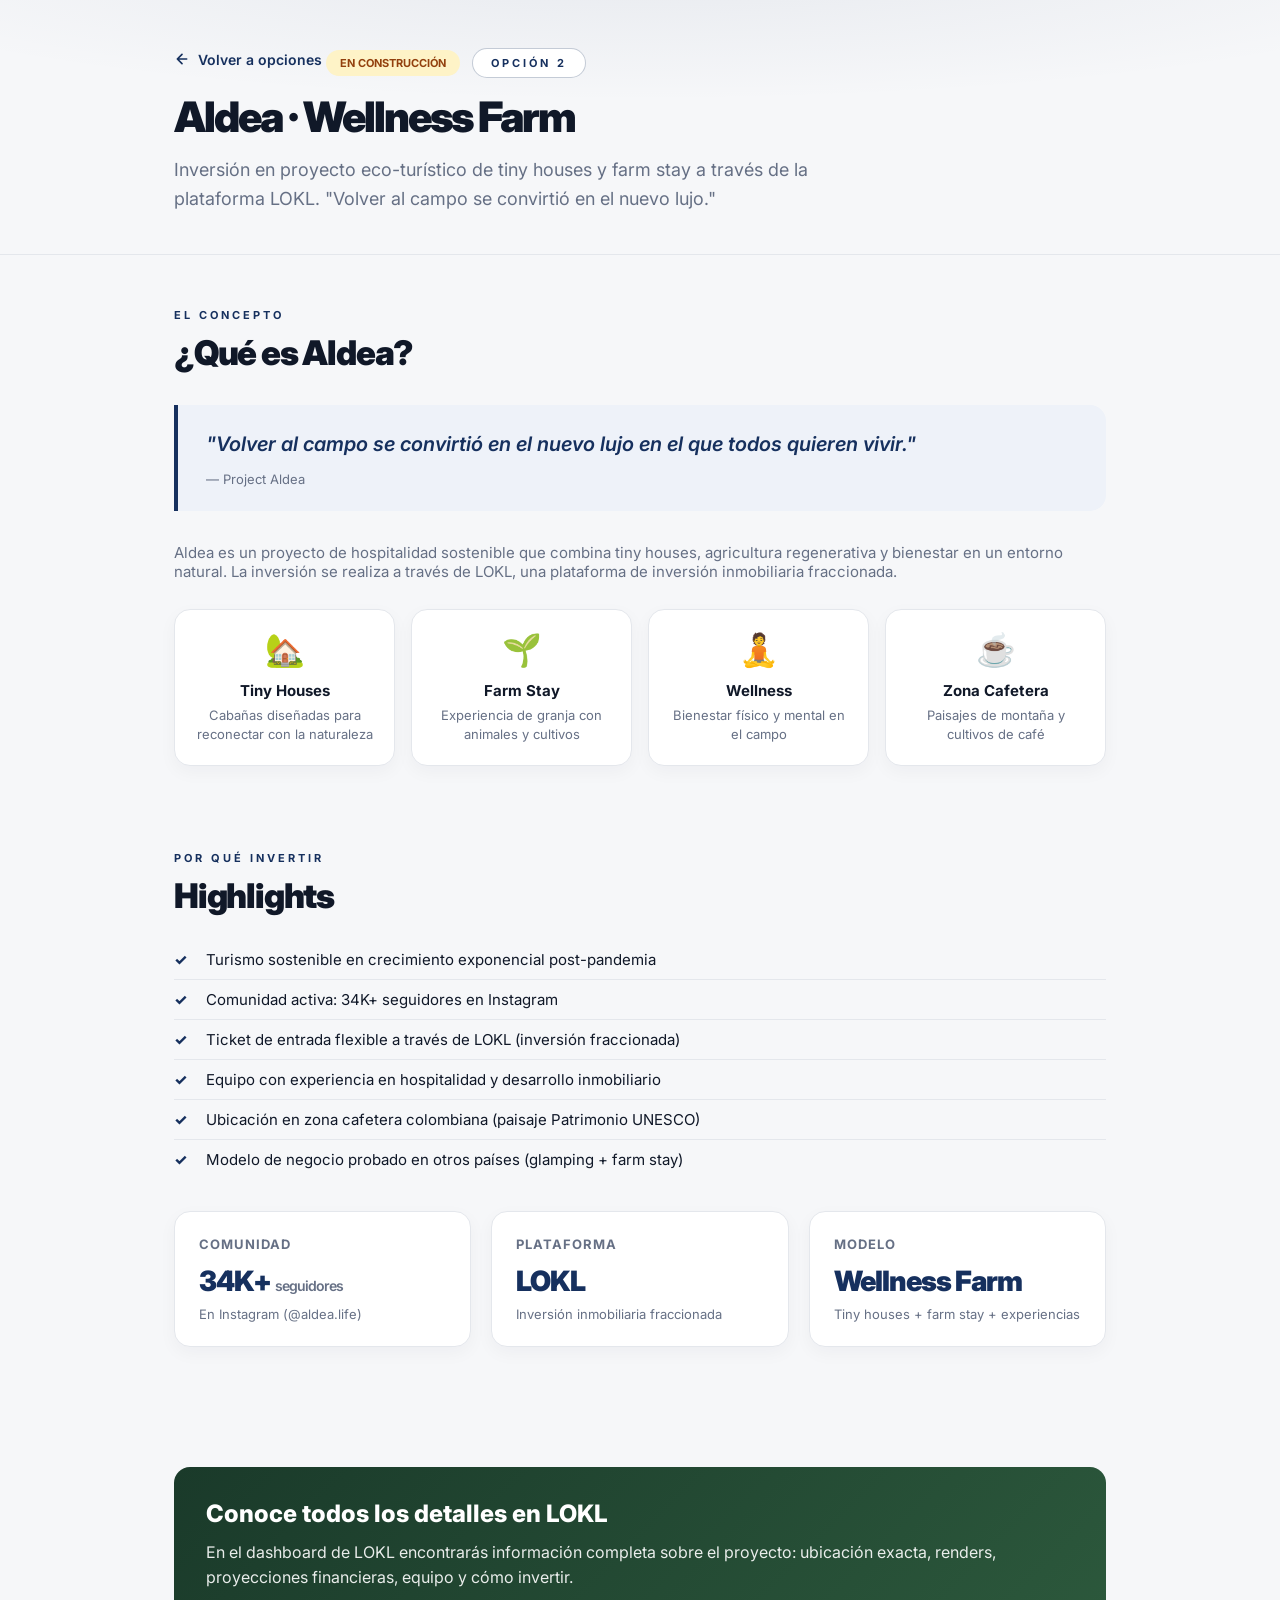
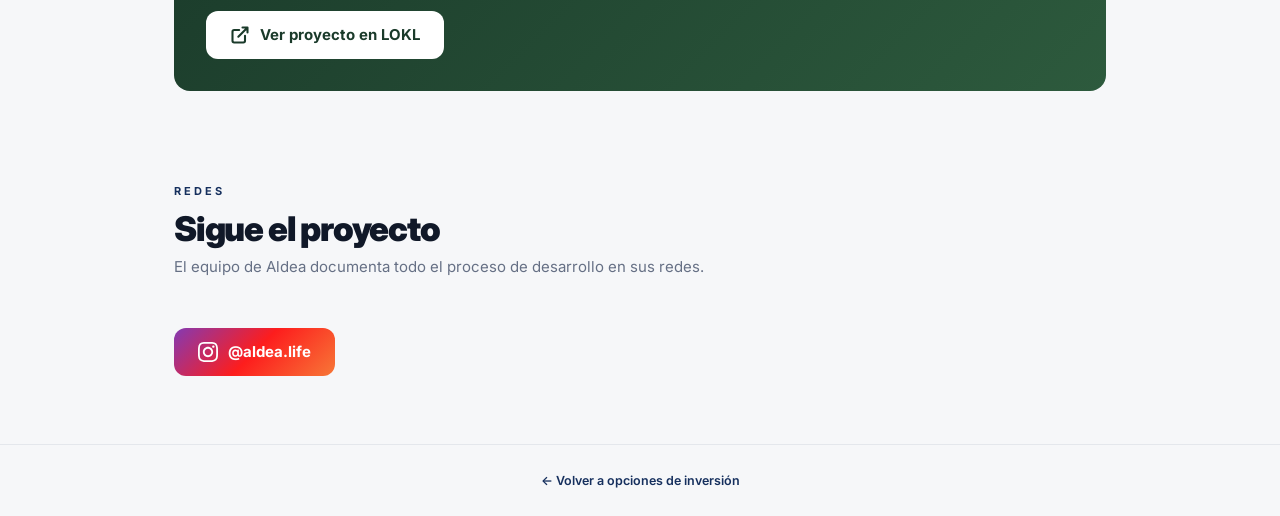
<file: aldea.html>
<!DOCTYPE html>
<html lang="es">
<head>
  <meta charset="UTF-8">
  <meta name="viewport" content="width=device-width, initial-scale=1.0">
  <meta name="robots" content="noindex, nofollow">
  <title>Aldea (LOKL) · Grupo de Inversión Bucaramanga</title>
  <link rel="preconnect" href="https://fonts.googleapis.com">
  <link rel="preconnect" href="https://fonts.gstatic.com" crossorigin>
  <link href="https://fonts.googleapis.com/css2?family=Inter:wght@400;500;600;700;800;900&display=swap" rel="stylesheet">
  <link rel="stylesheet" href="styles.css">
  <link rel="icon" href="data:image/svg+xml,<svg xmlns='http://www.w3.org/2000/svg' viewBox='0 0 100 100'><text y='.9em' font-size='90'>🏡</text></svg>">
  <style>
    .back-link {
      display: inline-flex;
      align-items: center;
      gap: 8px;
      color: var(--navy);
      font-weight: 600;
      font-size: 14px;
      text-decoration: none;
      margin-bottom: 24px;
    }
    .back-link:hover { text-decoration: underline; }
    .detail-hero {
      padding: 48px 0 40px;
      background: radial-gradient(ellipse 70% 60% at 50% -20%, rgba(22, 48, 94, 0.07), transparent), var(--bg);
      border-bottom: 1px solid var(--border);
    }
    .detail-tag {
      display: inline-block;
      font-size: 11px;
      font-weight: 700;
      letter-spacing: 3px;
      color: var(--navy);
      border: 1px solid rgba(22, 48, 94, 0.25);
      background: var(--bg-card);
      border-radius: 50px;
      padding: 7px 18px;
      margin-bottom: 16px;
    }
    .detail-title {
      font-size: 42px;
      font-weight: 900;
      letter-spacing: -2px;
      line-height: 1.1;
      margin-bottom: 16px;
    }
    .detail-subtitle {
      font-size: 18px;
      color: var(--text-dim);
      max-width: 700px;
      line-height: 1.6;
    }
    .info-grid {
      display: grid;
      grid-template-columns: repeat(auto-fit, minmax(280px, 1fr));
      gap: 20px;
      margin: 32px 0;
    }
    .info-card {
      background: var(--bg-card);
      border: 1px solid var(--border);
      border-radius: var(--radius);
      padding: 24px;
      box-shadow: 0 6px 18px rgba(16, 24, 40, 0.04);
    }
    .info-card-title {
      font-size: 13px;
      font-weight: 700;
      letter-spacing: 1px;
      text-transform: uppercase;
      color: var(--text-dim);
      margin-bottom: 12px;
    }
    .info-card-value {
      font-size: 28px;
      font-weight: 900;
      color: var(--navy);
      letter-spacing: -1px;
    }
    .info-card-value small {
      font-size: 14px;
      font-weight: 600;
      color: var(--text-dim);
    }
    .info-card-note {
      font-size: 13px;
      color: var(--text-dim);
      margin-top: 8px;
    }
    .highlight-list {
      list-style: none;
      margin: 24px 0;
    }
    .highlight-list li {
      font-size: 15px;
      padding: 10px 0 10px 32px;
      position: relative;
      border-bottom: 1px solid var(--border);
    }
    .highlight-list li:last-child { border-bottom: none; }
    .highlight-list li::before {
      content: '✓';
      position: absolute;
      left: 0;
      color: var(--navy);
      font-weight: 800;
    }
    .cta-card {
      background: linear-gradient(135deg, #1a3a2a 0%, #2d5a3d 100%);
      border-radius: var(--radius);
      padding: 32px;
      color: #fff;
      margin: 32px 0;
    }
    .cta-card h3 {
      font-size: 24px;
      font-weight: 800;
      margin-bottom: 12px;
    }
    .cta-card p {
      opacity: 0.9;
      margin-bottom: 20px;
      line-height: 1.6;
    }
    .cta-btn {
      display: inline-flex;
      align-items: center;
      gap: 10px;
      background: #fff;
      color: #1a3a2a;
      font-weight: 700;
      font-size: 15px;
      padding: 14px 24px;
      border-radius: 12px;
      text-decoration: none;
      transition: transform 0.2s, box-shadow 0.2s;
    }
    .cta-btn:hover {
      transform: translateY(-2px);
      box-shadow: 0 8px 20px rgba(0, 0, 0, 0.2);
    }
    .social-link {
      display: inline-flex;
      align-items: center;
      gap: 10px;
      background: linear-gradient(135deg, #833AB4, #FD1D1D, #F77737);
      color: #fff;
      font-weight: 700;
      font-size: 15px;
      padding: 14px 24px;
      border-radius: 12px;
      text-decoration: none;
      margin-top: 24px;
      transition: transform 0.2s, box-shadow 0.2s;
    }
    .social-link:hover {
      transform: translateY(-2px);
      box-shadow: 0 8px 20px rgba(131, 58, 180, 0.3);
    }
    .status-badge {
      display: inline-block;
      font-size: 11px;
      font-weight: 700;
      padding: 6px 14px;
      border-radius: 50px;
      margin-bottom: 16px;
      margin-right: 8px;
    }
    .status-badge.operating {
      background: #DCFCE7;
      color: #166534;
    }
    .status-badge.construction {
      background: #FEF3C7;
      color: #92400E;
    }
    .concept-grid {
      display: grid;
      grid-template-columns: repeat(auto-fit, minmax(200px, 1fr));
      gap: 16px;
      margin: 24px 0;
    }
    .concept-card {
      background: var(--bg-card);
      border: 1px solid var(--border);
      border-radius: var(--radius);
      padding: 20px;
      text-align: center;
      box-shadow: 0 6px 18px rgba(16, 24, 40, 0.04);
    }
    .concept-icon {
      font-size: 32px;
      margin-bottom: 12px;
    }
    .concept-title {
      font-weight: 700;
      font-size: 15px;
      margin-bottom: 6px;
    }
    .concept-desc {
      font-size: 13px;
      color: var(--text-dim);
      line-height: 1.5;
    }
    .quote-card {
      background: var(--navy-tint);
      border-left: 4px solid var(--navy);
      border-radius: 0 var(--radius) var(--radius) 0;
      padding: 24px 28px;
      margin: 32px 0;
    }
    .quote-text {
      font-size: 20px;
      font-weight: 600;
      font-style: italic;
      color: var(--navy);
      line-height: 1.5;
    }
    .quote-source {
      font-size: 13px;
      color: var(--text-dim);
      margin-top: 12px;
    }
    @media (max-width: 768px) {
      .detail-title { font-size: 28px; }
      .info-card-value { font-size: 22px; }
      .quote-text { font-size: 17px; }
    }
  </style>
</head>
<body>

  <header class="detail-hero">
    <div class="container">
      <a href="index.html" class="back-link">
        <svg width="16" height="16" viewBox="0 0 24 24" fill="none" stroke="currentColor" stroke-width="2.5" stroke-linecap="round" stroke-linejoin="round"><path d="M19 12H5M12 19l-7-7 7-7"/></svg>
        Volver a opciones
      </a>
      <span class="status-badge construction">EN CONSTRUCCIÓN</span>
      <div class="detail-tag">OPCIÓN 2</div>
      <h1 class="detail-title">Aldea · Wellness Farm</h1>
      <p class="detail-subtitle">Inversión en proyecto eco-turístico de tiny houses y farm stay a través de la plataforma LOKL. "Volver al campo se convirtió en el nuevo lujo."</p>
    </div>
  </header>

  <main class="container">

    <section class="section">
      <div class="section-tag">EL CONCEPTO</div>
      <h2>¿Qué es Aldea?</h2>

      <div class="quote-card">
        <div class="quote-text">"Volver al campo se convirtió en el nuevo lujo en el que todos quieren vivir."</div>
        <div class="quote-source">— Project Aldea</div>
      </div>

      <p class="section-sub">Aldea es un proyecto de hospitalidad sostenible que combina tiny houses, agricultura regenerativa y bienestar en un entorno natural. La inversión se realiza a través de LOKL, una plataforma de inversión inmobiliaria fraccionada.</p>

      <div class="concept-grid">
        <div class="concept-card">
          <div class="concept-icon">🏡</div>
          <div class="concept-title">Tiny Houses</div>
          <div class="concept-desc">Cabañas diseñadas para reconectar con la naturaleza</div>
        </div>
        <div class="concept-card">
          <div class="concept-icon">🌱</div>
          <div class="concept-title">Farm Stay</div>
          <div class="concept-desc">Experiencia de granja con animales y cultivos</div>
        </div>
        <div class="concept-card">
          <div class="concept-icon">🧘</div>
          <div class="concept-title">Wellness</div>
          <div class="concept-desc">Bienestar físico y mental en el campo</div>
        </div>
        <div class="concept-card">
          <div class="concept-icon">☕</div>
          <div class="concept-title">Zona Cafetera</div>
          <div class="concept-desc">Paisajes de montaña y cultivos de café</div>
        </div>
      </div>
    </section>

    <section class="section">
      <div class="section-tag">POR QUÉ INVERTIR</div>
      <h2>Highlights</h2>

      <ul class="highlight-list">
        <li>Turismo sostenible en crecimiento exponencial post-pandemia</li>
        <li>Comunidad activa: 34K+ seguidores en Instagram</li>
        <li>Ticket de entrada flexible a través de LOKL (inversión fraccionada)</li>
        <li>Equipo con experiencia en hospitalidad y desarrollo inmobiliario</li>
        <li>Ubicación en zona cafetera colombiana (paisaje Patrimonio UNESCO)</li>
        <li>Modelo de negocio probado en otros países (glamping + farm stay)</li>
      </ul>

      <div class="info-grid">
        <div class="info-card">
          <div class="info-card-title">Comunidad</div>
          <div class="info-card-value">34K+ <small>seguidores</small></div>
          <div class="info-card-note">En Instagram (@aldea.life)</div>
        </div>
        <div class="info-card">
          <div class="info-card-title">Plataforma</div>
          <div class="info-card-value">LOKL</div>
          <div class="info-card-note">Inversión inmobiliaria fraccionada</div>
        </div>
        <div class="info-card">
          <div class="info-card-title">Modelo</div>
          <div class="info-card-value">Wellness Farm</div>
          <div class="info-card-note">Tiny houses + farm stay + experiencias</div>
        </div>
      </div>
    </section>

    <section class="section">
      <div class="cta-card">
        <h3>Conoce todos los detalles en LOKL</h3>
        <p>En el dashboard de LOKL encontrarás información completa sobre el proyecto: ubicación exacta, renders, proyecciones financieras, equipo y cómo invertir.</p>
        <a href="https://dashboard.lokl.life/project-signup/aldea" target="_blank" rel="noopener" class="cta-btn">
          <svg width="20" height="20" viewBox="0 0 24 24" fill="none" stroke="currentColor" stroke-width="2.5" stroke-linecap="round" stroke-linejoin="round"><path d="M18 13v6a2 2 0 0 1-2 2H5a2 2 0 0 1-2-2V8a2 2 0 0 1 2-2h6M15 3h6v6M10 14L21 3"/></svg>
          Ver proyecto en LOKL
        </a>
      </div>
    </section>

    <section class="section">
      <div class="section-tag">REDES</div>
      <h2>Sigue el proyecto</h2>
      <p class="section-sub">El equipo de Aldea documenta todo el proceso de desarrollo en sus redes.</p>

      <a href="https://www.instagram.com/aldea.life/" target="_blank" rel="noopener" class="social-link">
        <svg width="20" height="20" viewBox="0 0 24 24" fill="currentColor"><path d="M12 2.163c3.204 0 3.584.012 4.85.07 3.252.148 4.771 1.691 4.919 4.919.058 1.265.069 1.645.069 4.849 0 3.205-.012 3.584-.069 4.849-.149 3.225-1.664 4.771-4.919 4.919-1.266.058-1.644.07-4.85.07-3.204 0-3.584-.012-4.849-.07-3.26-.149-4.771-1.699-4.919-4.92-.058-1.265-.07-1.644-.07-4.849 0-3.204.013-3.583.07-4.849.149-3.227 1.664-4.771 4.919-4.919 1.266-.057 1.645-.069 4.849-.069zm0-2.163c-3.259 0-3.667.014-4.947.072-4.358.2-6.78 2.618-6.98 6.98-.059 1.281-.073 1.689-.073 4.948 0 3.259.014 3.668.072 4.948.2 4.358 2.618 6.78 6.98 6.98 1.281.058 1.689.072 4.948.072 3.259 0 3.668-.014 4.948-.072 4.354-.2 6.782-2.618 6.979-6.98.059-1.28.073-1.689.073-4.948 0-3.259-.014-3.667-.072-4.947-.196-4.354-2.617-6.78-6.979-6.98-1.281-.059-1.69-.073-4.949-.073zm0 5.838c-3.403 0-6.162 2.759-6.162 6.162s2.759 6.163 6.162 6.163 6.162-2.759 6.162-6.163c0-3.403-2.759-6.162-6.162-6.162zm0 10.162c-2.209 0-4-1.79-4-4 0-2.209 1.791-4 4-4s4 1.791 4 4c0 2.21-1.791 4-4 4zm6.406-11.845c-.796 0-1.441.645-1.441 1.44s.645 1.44 1.441 1.44c.795 0 1.439-.645 1.439-1.44s-.644-1.44-1.439-1.44z"/></svg>
        @aldea.life
      </a>
    </section>

  </main>

  <footer class="footer">
    <div class="container">
      <a href="index.html" style="color: var(--navy); text-decoration: none; font-weight: 600;">← Volver a opciones de inversión</a>
    </div>
  </footer>

</body>
</html>
</file>
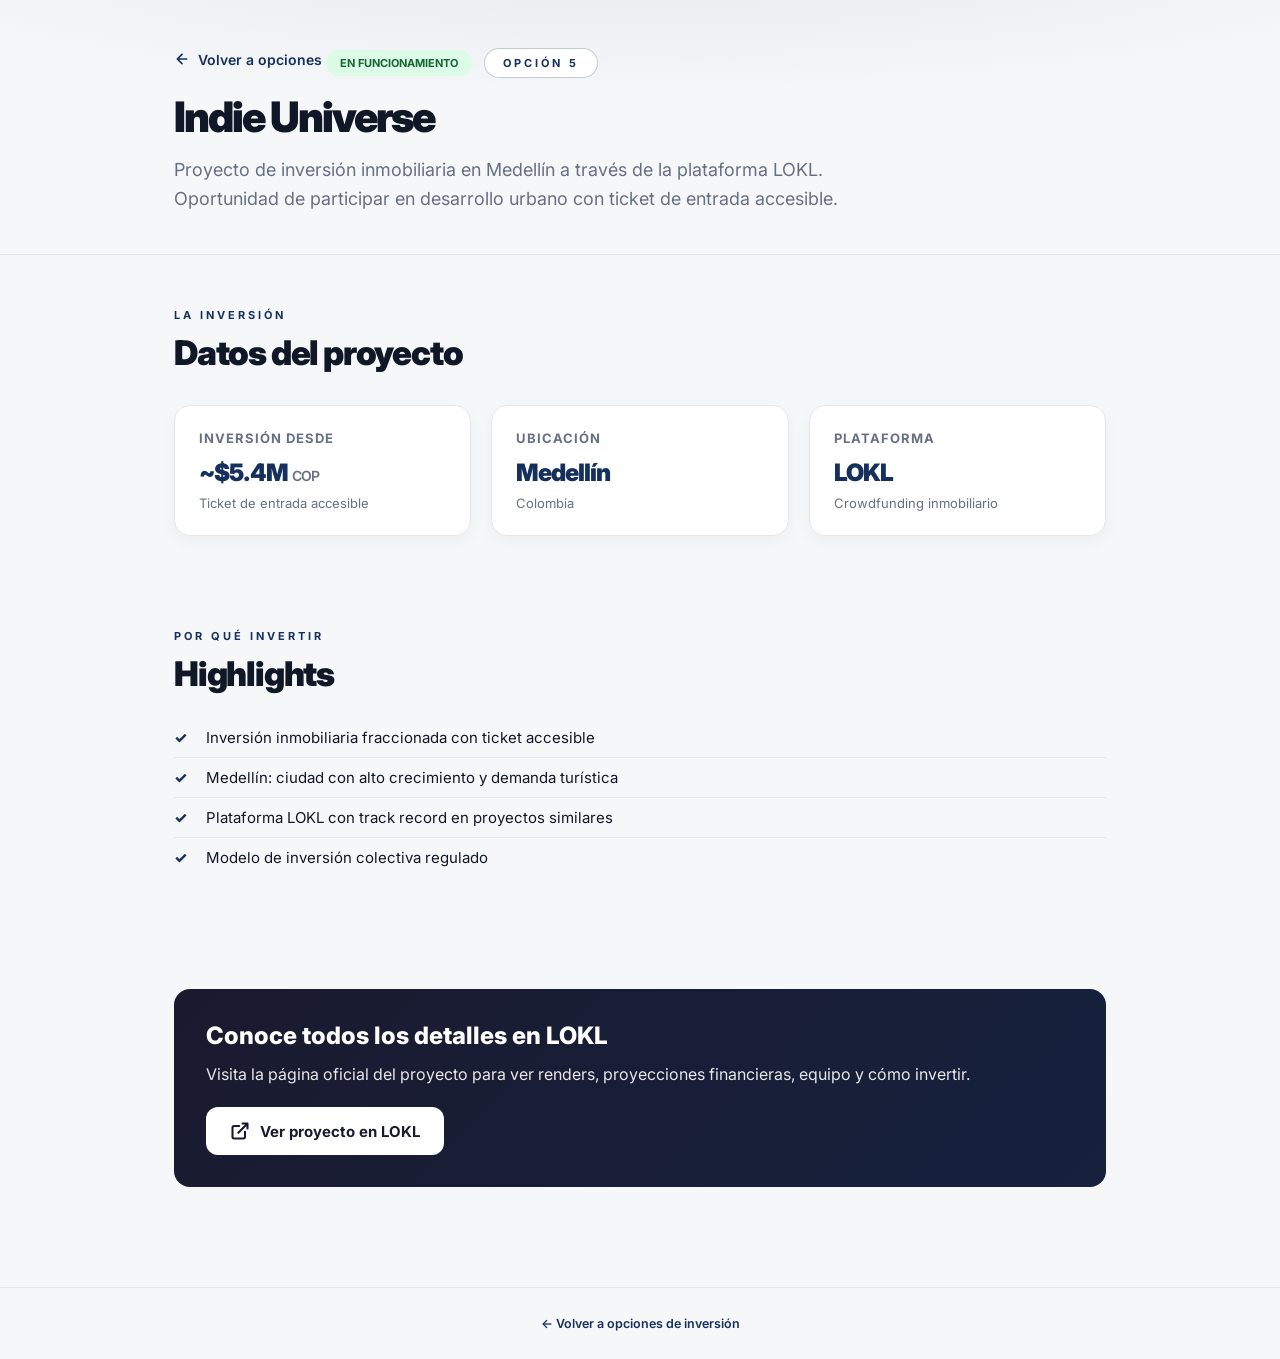
<file: indie-universe.html>
<!DOCTYPE html>
<html lang="es">
<head>
  <meta charset="UTF-8">
  <meta name="viewport" content="width=device-width, initial-scale=1.0">
  <meta name="robots" content="noindex, nofollow">
  <title>Indie Universe · Grupo de Inversión Bucaramanga</title>
  <link rel="preconnect" href="https://fonts.googleapis.com">
  <link rel="preconnect" href="https://fonts.gstatic.com" crossorigin>
  <link href="https://fonts.googleapis.com/css2?family=Inter:wght@400;500;600;700;800;900&display=swap" rel="stylesheet">
  <link rel="stylesheet" href="styles.css">
  <link rel="icon" href="data:image/svg+xml,<svg xmlns='http://www.w3.org/2000/svg' viewBox='0 0 100 100'><text y='.9em' font-size='90'>🎸</text></svg>">
  <style>
    .back-link {
      display: inline-flex;
      align-items: center;
      gap: 8px;
      color: var(--navy);
      font-weight: 600;
      font-size: 14px;
      text-decoration: none;
      margin-bottom: 24px;
    }
    .back-link:hover { text-decoration: underline; }
    .detail-hero {
      padding: 48px 0 40px;
      background: radial-gradient(ellipse 70% 60% at 50% -20%, rgba(22, 48, 94, 0.07), transparent), var(--bg);
      border-bottom: 1px solid var(--border);
    }
    .detail-tag {
      display: inline-block;
      font-size: 11px;
      font-weight: 700;
      letter-spacing: 3px;
      color: var(--navy);
      border: 1px solid rgba(22, 48, 94, 0.25);
      background: var(--bg-card);
      border-radius: 50px;
      padding: 7px 18px;
      margin-bottom: 16px;
    }
    .detail-title {
      font-size: 42px;
      font-weight: 900;
      letter-spacing: -2px;
      line-height: 1.1;
      margin-bottom: 16px;
    }
    .detail-subtitle {
      font-size: 18px;
      color: var(--text-dim);
      max-width: 700px;
      line-height: 1.6;
    }
    .info-grid {
      display: grid;
      grid-template-columns: repeat(auto-fit, minmax(220px, 1fr));
      gap: 20px;
      margin: 32px 0;
    }
    .info-card {
      background: var(--bg-card);
      border: 1px solid var(--border);
      border-radius: var(--radius);
      padding: 24px;
      box-shadow: 0 6px 18px rgba(16, 24, 40, 0.04);
    }
    .info-card-title {
      font-size: 13px;
      font-weight: 700;
      letter-spacing: 1px;
      text-transform: uppercase;
      color: var(--text-dim);
      margin-bottom: 12px;
    }
    .info-card-value {
      font-size: 24px;
      font-weight: 900;
      color: var(--navy);
      letter-spacing: -1px;
    }
    .info-card-value small {
      font-size: 14px;
      font-weight: 600;
      color: var(--text-dim);
    }
    .info-card-note {
      font-size: 13px;
      color: var(--text-dim);
      margin-top: 8px;
    }
    .highlight-list {
      list-style: none;
      margin: 24px 0;
    }
    .highlight-list li {
      font-size: 15px;
      padding: 10px 0 10px 32px;
      position: relative;
      border-bottom: 1px solid var(--border);
    }
    .highlight-list li:last-child { border-bottom: none; }
    .highlight-list li::before {
      content: '✓';
      position: absolute;
      left: 0;
      color: var(--navy);
      font-weight: 800;
    }
    .cta-card {
      background: linear-gradient(135deg, #1a1a2e 0%, #16213e 100%);
      border-radius: var(--radius);
      padding: 32px;
      color: #fff;
      margin: 32px 0;
    }
    .cta-card h3 {
      font-size: 24px;
      font-weight: 800;
      margin-bottom: 12px;
    }
    .cta-card p {
      opacity: 0.9;
      margin-bottom: 20px;
      line-height: 1.6;
    }
    .cta-btn {
      display: inline-flex;
      align-items: center;
      gap: 10px;
      background: #fff;
      color: #1a1a2e;
      font-weight: 700;
      font-size: 15px;
      padding: 14px 24px;
      border-radius: 12px;
      text-decoration: none;
      transition: transform 0.2s, box-shadow 0.2s;
    }
    .cta-btn:hover {
      transform: translateY(-2px);
      box-shadow: 0 8px 20px rgba(0, 0, 0, 0.2);
    }
    .status-badge {
      display: inline-block;
      font-size: 11px;
      font-weight: 700;
      padding: 6px 14px;
      border-radius: 50px;
      margin-bottom: 16px;
      margin-right: 8px;
    }
    .status-badge.operating {
      background: #DCFCE7;
      color: #166534;
    }
    .status-badge.construction {
      background: #FEF3C7;
      color: #92400E;
    }
    @media (max-width: 768px) {
      .detail-title { font-size: 28px; }
      .info-card-value { font-size: 20px; }
    }
  </style>
</head>
<body>

  <header class="detail-hero">
    <div class="container">
      <a href="index.html" class="back-link">
        <svg width="16" height="16" viewBox="0 0 24 24" fill="none" stroke="currentColor" stroke-width="2.5" stroke-linecap="round" stroke-linejoin="round"><path d="M19 12H5M12 19l-7-7 7-7"/></svg>
        Volver a opciones
      </a>
      <span class="status-badge operating">EN FUNCIONAMIENTO</span>
      <div class="detail-tag">OPCIÓN 5</div>
      <h1 class="detail-title">Indie Universe</h1>
      <p class="detail-subtitle">Proyecto de inversión inmobiliaria en Medellín a través de la plataforma LOKL. Oportunidad de participar en desarrollo urbano con ticket de entrada accesible.</p>
    </div>
  </header>

  <main class="container">

    <section class="section">
      <div class="section-tag">LA INVERSIÓN</div>
      <h2>Datos del proyecto</h2>

      <div class="info-grid">
        <div class="info-card">
          <div class="info-card-title">Inversión desde</div>
          <div class="info-card-value">~$5.4M <small>COP</small></div>
          <div class="info-card-note">Ticket de entrada accesible</div>
        </div>
        <div class="info-card">
          <div class="info-card-title">Ubicación</div>
          <div class="info-card-value">Medellín</div>
          <div class="info-card-note">Colombia</div>
        </div>
        <div class="info-card">
          <div class="info-card-title">Plataforma</div>
          <div class="info-card-value">LOKL</div>
          <div class="info-card-note">Crowdfunding inmobiliario</div>
        </div>
      </div>
    </section>

    <section class="section">
      <div class="section-tag">POR QUÉ INVERTIR</div>
      <h2>Highlights</h2>

      <ul class="highlight-list">
        <li>Inversión inmobiliaria fraccionada con ticket accesible</li>
        <li>Medellín: ciudad con alto crecimiento y demanda turística</li>
        <li>Plataforma LOKL con track record en proyectos similares</li>
        <li>Modelo de inversión colectiva regulado</li>
      </ul>
    </section>

    <section class="section">
      <div class="cta-card">
        <h3>Conoce todos los detalles en LOKL</h3>
        <p>Visita la página oficial del proyecto para ver renders, proyecciones financieras, equipo y cómo invertir.</p>
        <a href="https://www.lokl.life/indie-universe" target="_blank" rel="noopener" class="cta-btn">
          <svg width="20" height="20" viewBox="0 0 24 24" fill="none" stroke="currentColor" stroke-width="2.5" stroke-linecap="round" stroke-linejoin="round"><path d="M18 13v6a2 2 0 0 1-2 2H5a2 2 0 0 1-2-2V8a2 2 0 0 1 2-2h6M15 3h6v6M10 14L21 3"/></svg>
          Ver proyecto en LOKL
        </a>
      </div>
    </section>

  </main>

  <footer class="footer">
    <div class="container">
      <a href="index.html" style="color: var(--navy); text-decoration: none; font-weight: 600;">← Volver a opciones de inversión</a>
    </div>
  </footer>

</body>
</html>
</file>
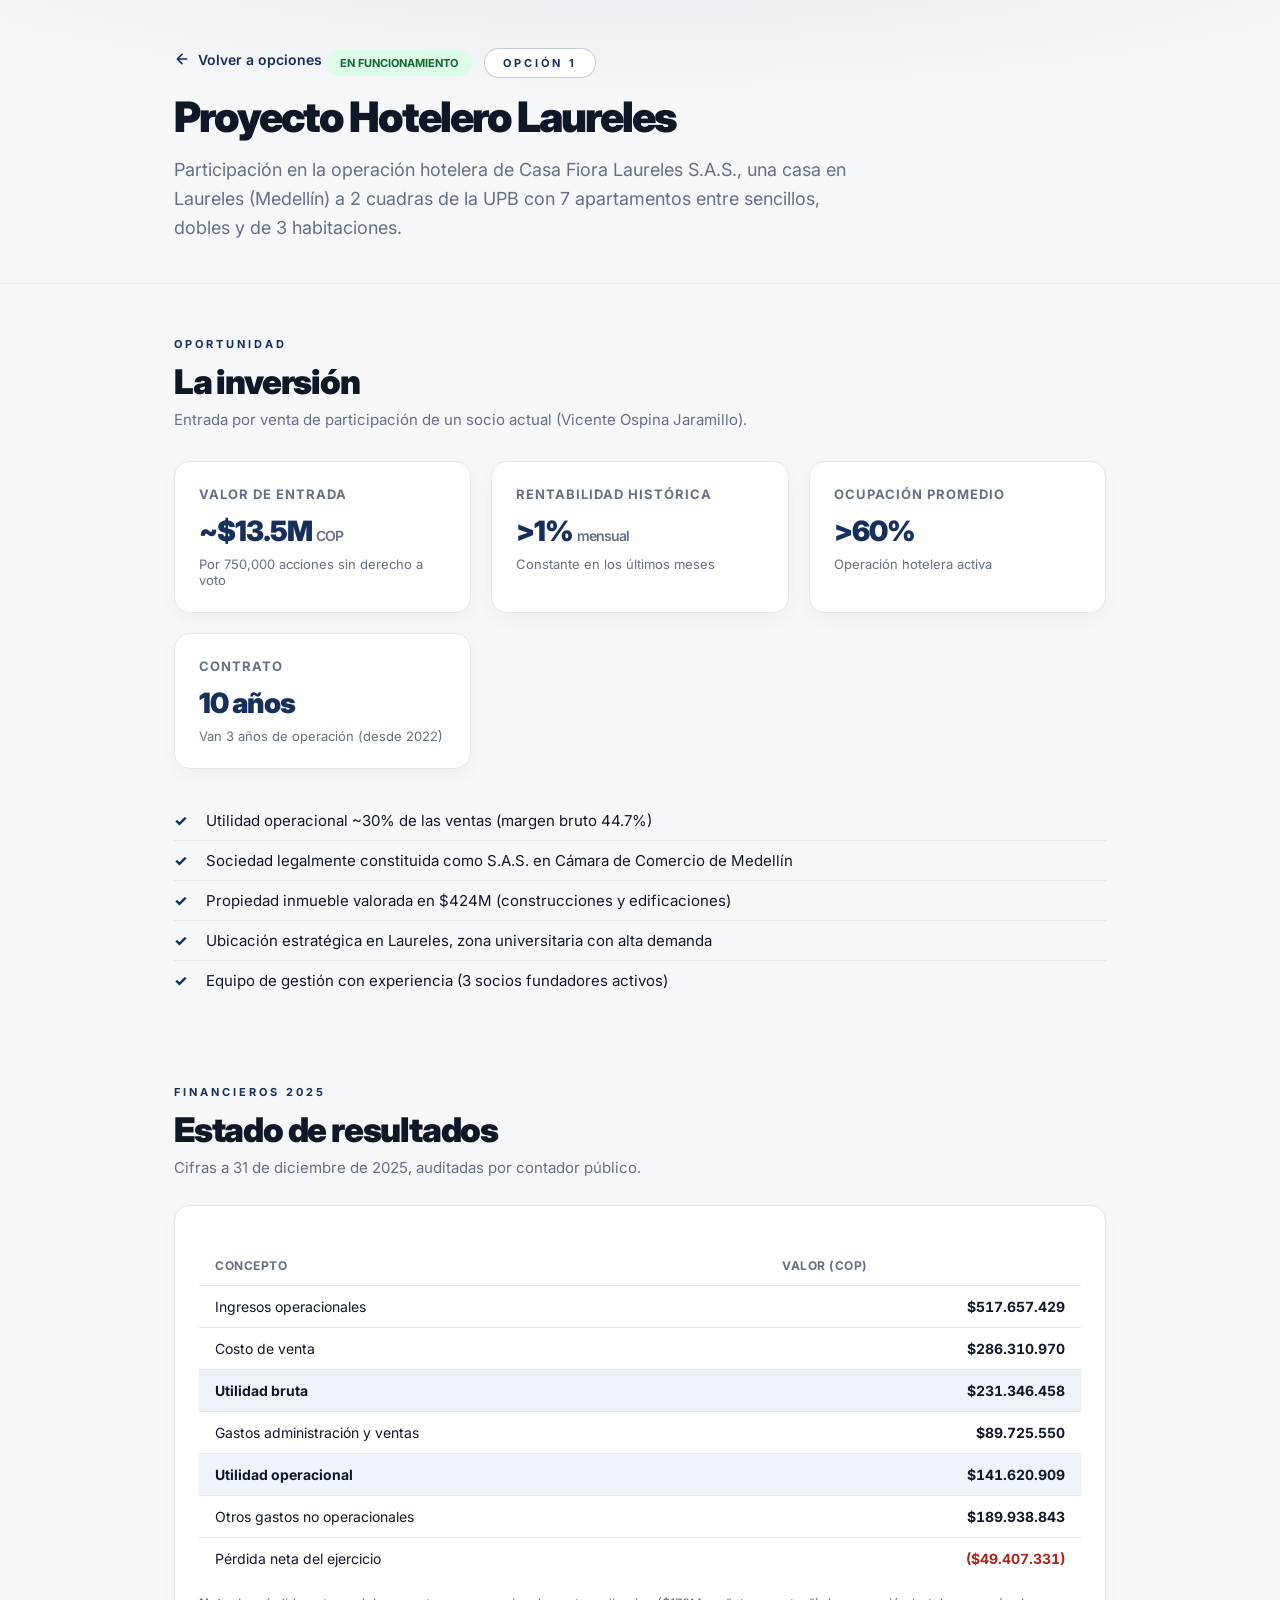
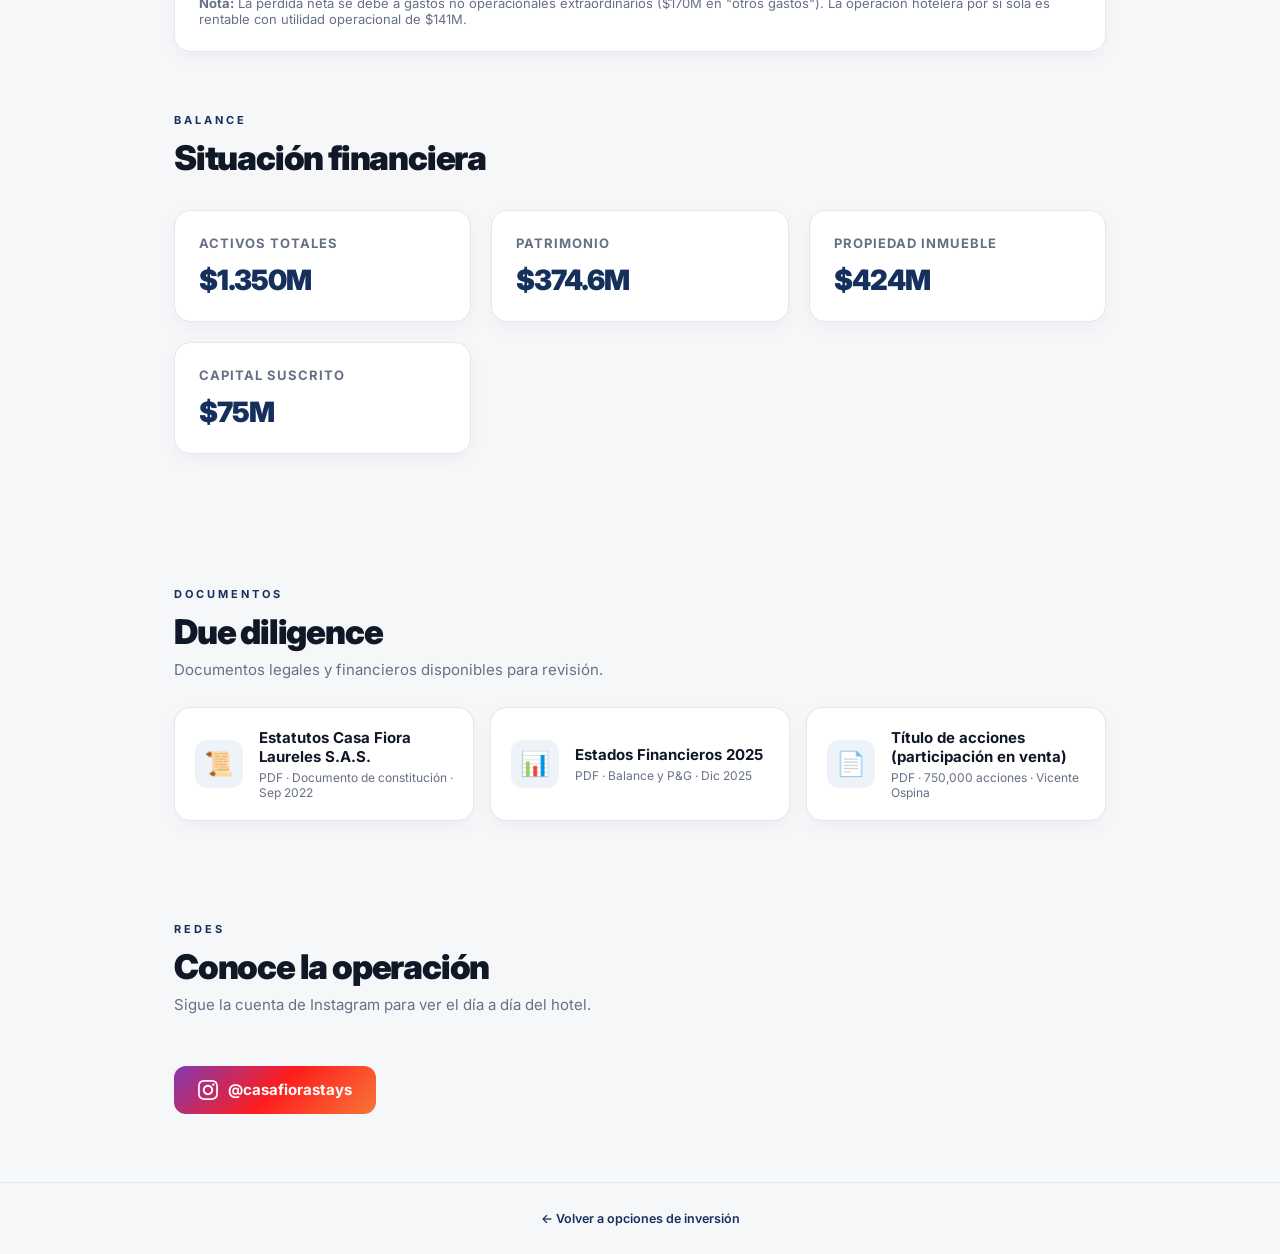
<file: laureles.html>
<!DOCTYPE html>
<html lang="es">
<head>
  <meta charset="UTF-8">
  <meta name="viewport" content="width=device-width, initial-scale=1.0">
  <meta name="robots" content="noindex, nofollow">
  <title>Proyecto Hotelero Laureles · Grupo de Inversión Bucaramanga</title>
  <link rel="preconnect" href="https://fonts.googleapis.com">
  <link rel="preconnect" href="https://fonts.gstatic.com" crossorigin>
  <link href="https://fonts.googleapis.com/css2?family=Inter:wght@400;500;600;700;800;900&display=swap" rel="stylesheet">
  <link rel="stylesheet" href="styles.css">
  <link rel="icon" href="data:image/svg+xml,<svg xmlns='http://www.w3.org/2000/svg' viewBox='0 0 100 100'><text y='.9em' font-size='90'>🏨</text></svg>">
  <style>
    .back-link {
      display: inline-flex;
      align-items: center;
      gap: 8px;
      color: var(--navy);
      font-weight: 600;
      font-size: 14px;
      text-decoration: none;
      margin-bottom: 24px;
    }
    .back-link:hover { text-decoration: underline; }
    .detail-hero {
      padding: 48px 0 40px;
      background: radial-gradient(ellipse 70% 60% at 50% -20%, rgba(22, 48, 94, 0.07), transparent), var(--bg);
      border-bottom: 1px solid var(--border);
    }
    .detail-tag {
      display: inline-block;
      font-size: 11px;
      font-weight: 700;
      letter-spacing: 3px;
      color: var(--navy);
      border: 1px solid rgba(22, 48, 94, 0.25);
      background: var(--bg-card);
      border-radius: 50px;
      padding: 7px 18px;
      margin-bottom: 16px;
    }
    .detail-title {
      font-size: 42px;
      font-weight: 900;
      letter-spacing: -2px;
      line-height: 1.1;
      margin-bottom: 16px;
    }
    .detail-subtitle {
      font-size: 18px;
      color: var(--text-dim);
      max-width: 700px;
      line-height: 1.6;
    }
    .info-grid {
      display: grid;
      grid-template-columns: repeat(auto-fit, minmax(280px, 1fr));
      gap: 20px;
      margin: 32px 0;
    }
    .info-card {
      background: var(--bg-card);
      border: 1px solid var(--border);
      border-radius: var(--radius);
      padding: 24px;
      box-shadow: 0 6px 18px rgba(16, 24, 40, 0.04);
    }
    .info-card-title {
      font-size: 13px;
      font-weight: 700;
      letter-spacing: 1px;
      text-transform: uppercase;
      color: var(--text-dim);
      margin-bottom: 12px;
    }
    .info-card-value {
      font-size: 28px;
      font-weight: 900;
      color: var(--navy);
      letter-spacing: -1px;
    }
    .info-card-value small {
      font-size: 14px;
      font-weight: 600;
      color: var(--text-dim);
    }
    .info-card-note {
      font-size: 13px;
      color: var(--text-dim);
      margin-top: 8px;
    }
    .docs-section {
      margin: 40px 0;
    }
    .docs-grid {
      display: grid;
      grid-template-columns: repeat(auto-fit, minmax(300px, 1fr));
      gap: 16px;
    }
    .doc-card {
      display: flex;
      align-items: center;
      gap: 16px;
      background: var(--bg-card);
      border: 1px solid var(--border);
      border-radius: var(--radius);
      padding: 20px;
      text-decoration: none;
      color: var(--text);
      transition: all 0.2s;
      box-shadow: 0 6px 18px rgba(16, 24, 40, 0.04);
    }
    .doc-card:hover {
      transform: translateY(-2px);
      box-shadow: 0 12px 30px rgba(16, 24, 40, 0.08);
      border-color: var(--navy);
    }
    .doc-icon {
      width: 48px;
      height: 48px;
      border-radius: 12px;
      background: var(--navy-tint);
      display: flex;
      align-items: center;
      justify-content: center;
      font-size: 24px;
      flex-shrink: 0;
    }
    .doc-info { flex: 1; }
    .doc-title {
      font-weight: 700;
      font-size: 15px;
      margin-bottom: 4px;
    }
    .doc-meta {
      font-size: 12px;
      color: var(--text-dim);
    }
    .social-link {
      display: inline-flex;
      align-items: center;
      gap: 10px;
      background: linear-gradient(135deg, #833AB4, #FD1D1D, #F77737);
      color: #fff;
      font-weight: 700;
      font-size: 15px;
      padding: 14px 24px;
      border-radius: 12px;
      text-decoration: none;
      margin-top: 24px;
      transition: transform 0.2s, box-shadow 0.2s;
    }
    .social-link:hover {
      transform: translateY(-2px);
      box-shadow: 0 8px 20px rgba(131, 58, 180, 0.3);
    }
    .status-badge {
      display: inline-block;
      font-size: 11px;
      font-weight: 700;
      padding: 6px 14px;
      border-radius: 50px;
      margin-bottom: 16px;
      margin-right: 8px;
    }
    .status-badge.operating {
      background: #DCFCE7;
      color: #166534;
    }
    .status-badge.construction {
      background: #FEF3C7;
      color: #92400E;
    }
    .highlight-list {
      list-style: none;
      margin: 24px 0;
    }
    .highlight-list li {
      font-size: 15px;
      padding: 10px 0 10px 32px;
      position: relative;
      border-bottom: 1px solid var(--border);
    }
    .highlight-list li:last-child { border-bottom: none; }
    .highlight-list li::before {
      content: '✓';
      position: absolute;
      left: 0;
      color: var(--navy);
      font-weight: 800;
    }
    .financials-table {
      width: 100%;
      border-collapse: collapse;
      margin: 16px 0;
      font-size: 14px;
    }
    .financials-table th,
    .financials-table td {
      padding: 12px 16px;
      text-align: left;
      border-bottom: 1px solid var(--border);
    }
    .financials-table th {
      font-weight: 700;
      color: var(--text-dim);
      font-size: 12px;
      text-transform: uppercase;
      letter-spacing: 0.5px;
    }
    .financials-table td:last-child {
      text-align: right;
      font-weight: 700;
      font-variant-numeric: tabular-nums;
    }
    .financials-table tr:last-child td { border-bottom: none; }
    .financials-table .highlight-row {
      background: var(--navy-tint);
    }
    .financials-table .negative { color: var(--red); }
    @media (max-width: 768px) {
      .detail-title { font-size: 28px; }
      .info-card-value { font-size: 22px; }
    }
  </style>
</head>
<body>

  <header class="detail-hero">
    <div class="container">
      <a href="index.html" class="back-link">
        <svg width="16" height="16" viewBox="0 0 24 24" fill="none" stroke="currentColor" stroke-width="2.5" stroke-linecap="round" stroke-linejoin="round"><path d="M19 12H5M12 19l-7-7 7-7"/></svg>
        Volver a opciones
      </a>
      <span class="status-badge operating">EN FUNCIONAMIENTO</span>
      <div class="detail-tag">OPCIÓN 1</div>
      <h1 class="detail-title">Proyecto Hotelero Laureles</h1>
      <p class="detail-subtitle">Participación en la operación hotelera de Casa Fiora Laureles S.A.S., una casa en Laureles (Medellín) a 2 cuadras de la UPB con 7 apartamentos entre sencillos, dobles y de 3 habitaciones.</p>
    </div>
  </header>

  <main class="container">

    <section class="section">
      <div class="section-tag">OPORTUNIDAD</div>
      <h2>La inversión</h2>
      <p class="section-sub">Entrada por venta de participación de un socio actual (Vicente Ospina Jaramillo).</p>

      <div class="info-grid">
        <div class="info-card">
          <div class="info-card-title">Valor de entrada</div>
          <div class="info-card-value">~$13.5M <small>COP</small></div>
          <div class="info-card-note">Por 750,000 acciones sin derecho a voto</div>
        </div>
        <div class="info-card">
          <div class="info-card-title">Rentabilidad histórica</div>
          <div class="info-card-value">>1% <small>mensual</small></div>
          <div class="info-card-note">Constante en los últimos meses</div>
        </div>
        <div class="info-card">
          <div class="info-card-title">Ocupación promedio</div>
          <div class="info-card-value">>60%</div>
          <div class="info-card-note">Operación hotelera activa</div>
        </div>
        <div class="info-card">
          <div class="info-card-title">Contrato</div>
          <div class="info-card-value">10 años</div>
          <div class="info-card-note">Van 3 años de operación (desde 2022)</div>
        </div>
      </div>

      <ul class="highlight-list">
        <li>Utilidad operacional ~30% de las ventas (margen bruto 44.7%)</li>
        <li>Sociedad legalmente constituida como S.A.S. en Cámara de Comercio de Medellín</li>
        <li>Propiedad inmueble valorada en $424M (construcciones y edificaciones)</li>
        <li>Ubicación estratégica en Laureles, zona universitaria con alta demanda</li>
        <li>Equipo de gestión con experiencia (3 socios fundadores activos)</li>
      </ul>
    </section>

    <section class="section">
      <div class="section-tag">FINANCIEROS 2025</div>
      <h2>Estado de resultados</h2>
      <p class="section-sub">Cifras a 31 de diciembre de 2025, auditadas por contador público.</p>

      <div class="info-card" style="overflow-x: auto;">
        <table class="financials-table">
          <thead>
            <tr>
              <th>Concepto</th>
              <th>Valor (COP)</th>
            </tr>
          </thead>
          <tbody>
            <tr>
              <td>Ingresos operacionales</td>
              <td>$517.657.429</td>
            </tr>
            <tr>
              <td>Costo de venta</td>
              <td>$286.310.970</td>
            </tr>
            <tr class="highlight-row">
              <td><strong>Utilidad bruta</strong></td>
              <td><strong>$231.346.458</strong></td>
            </tr>
            <tr>
              <td>Gastos administración y ventas</td>
              <td>$89.725.550</td>
            </tr>
            <tr class="highlight-row">
              <td><strong>Utilidad operacional</strong></td>
              <td><strong>$141.620.909</strong></td>
            </tr>
            <tr>
              <td>Otros gastos no operacionales</td>
              <td>$189.938.843</td>
            </tr>
            <tr>
              <td>Pérdida neta del ejercicio</td>
              <td class="negative">($49.407.331)</td>
            </tr>
          </tbody>
        </table>
        <p class="info-card-note" style="margin-top: 16px;">
          <strong>Nota:</strong> La pérdida neta se debe a gastos no operacionales extraordinarios ($170M en "otros gastos"). La operación hotelera por sí sola es rentable con utilidad operacional de $141M.
        </p>
      </div>
    </section>

    <section class="section">
      <div class="section-tag">BALANCE</div>
      <h2>Situación financiera</h2>

      <div class="info-grid">
        <div class="info-card">
          <div class="info-card-title">Activos totales</div>
          <div class="info-card-value">$1.350M</div>
        </div>
        <div class="info-card">
          <div class="info-card-title">Patrimonio</div>
          <div class="info-card-value">$374.6M</div>
        </div>
        <div class="info-card">
          <div class="info-card-title">Propiedad inmueble</div>
          <div class="info-card-value">$424M</div>
        </div>
        <div class="info-card">
          <div class="info-card-title">Capital suscrito</div>
          <div class="info-card-value">$75M</div>
        </div>
      </div>
    </section>

    <section class="section docs-section">
      <div class="section-tag">DOCUMENTOS</div>
      <h2>Due diligence</h2>
      <p class="section-sub">Documentos legales y financieros disponibles para revisión.</p>

      <div class="docs-grid">
        <a href="docs/estatutos-casa-fiora.pdf" target="_blank" class="doc-card">
          <div class="doc-icon">📜</div>
          <div class="doc-info">
            <div class="doc-title">Estatutos Casa Fiora Laureles S.A.S.</div>
            <div class="doc-meta">PDF · Documento de constitución · Sep 2022</div>
          </div>
        </a>
        <a href="docs/estados-financieros-2025.pdf" target="_blank" class="doc-card">
          <div class="doc-icon">📊</div>
          <div class="doc-info">
            <div class="doc-title">Estados Financieros 2025</div>
            <div class="doc-meta">PDF · Balance y P&G · Dic 2025</div>
          </div>
        </a>
        <a href="docs/titulo-acciones-vicente-ospina.pdf" target="_blank" class="doc-card">
          <div class="doc-icon">📄</div>
          <div class="doc-info">
            <div class="doc-title">Título de acciones (participación en venta)</div>
            <div class="doc-meta">PDF · 750,000 acciones · Vicente Ospina</div>
          </div>
        </a>
      </div>
    </section>

    <section class="section">
      <div class="section-tag">REDES</div>
      <h2>Conoce la operación</h2>
      <p class="section-sub">Sigue la cuenta de Instagram para ver el día a día del hotel.</p>

      <a href="https://www.instagram.com/casafiorastays/" target="_blank" rel="noopener" class="social-link">
        <svg width="20" height="20" viewBox="0 0 24 24" fill="currentColor"><path d="M12 2.163c3.204 0 3.584.012 4.85.07 3.252.148 4.771 1.691 4.919 4.919.058 1.265.069 1.645.069 4.849 0 3.205-.012 3.584-.069 4.849-.149 3.225-1.664 4.771-4.919 4.919-1.266.058-1.644.07-4.85.07-3.204 0-3.584-.012-4.849-.07-3.26-.149-4.771-1.699-4.919-4.92-.058-1.265-.07-1.644-.07-4.849 0-3.204.013-3.583.07-4.849.149-3.227 1.664-4.771 4.919-4.919 1.266-.057 1.645-.069 4.849-.069zm0-2.163c-3.259 0-3.667.014-4.947.072-4.358.2-6.78 2.618-6.98 6.98-.059 1.281-.073 1.689-.073 4.948 0 3.259.014 3.668.072 4.948.2 4.358 2.618 6.78 6.98 6.98 1.281.058 1.689.072 4.948.072 3.259 0 3.668-.014 4.948-.072 4.354-.2 6.782-2.618 6.979-6.98.059-1.28.073-1.689.073-4.948 0-3.259-.014-3.667-.072-4.947-.196-4.354-2.617-6.78-6.979-6.98-1.281-.059-1.69-.073-4.949-.073zm0 5.838c-3.403 0-6.162 2.759-6.162 6.162s2.759 6.163 6.162 6.163 6.162-2.759 6.162-6.163c0-3.403-2.759-6.162-6.162-6.162zm0 10.162c-2.209 0-4-1.79-4-4 0-2.209 1.791-4 4-4s4 1.791 4 4c0 2.21-1.791 4-4 4zm6.406-11.845c-.796 0-1.441.645-1.441 1.44s.645 1.44 1.441 1.44c.795 0 1.439-.645 1.439-1.44s-.644-1.44-1.439-1.44z"/></svg>
        @casafiorastays
      </a>
    </section>

  </main>

  <footer class="footer">
    <div class="container">
      <a href="index.html" style="color: var(--navy); text-decoration: none; font-weight: 600;">← Volver a opciones de inversión</a>
    </div>
  </footer>

</body>
</html>
</file>
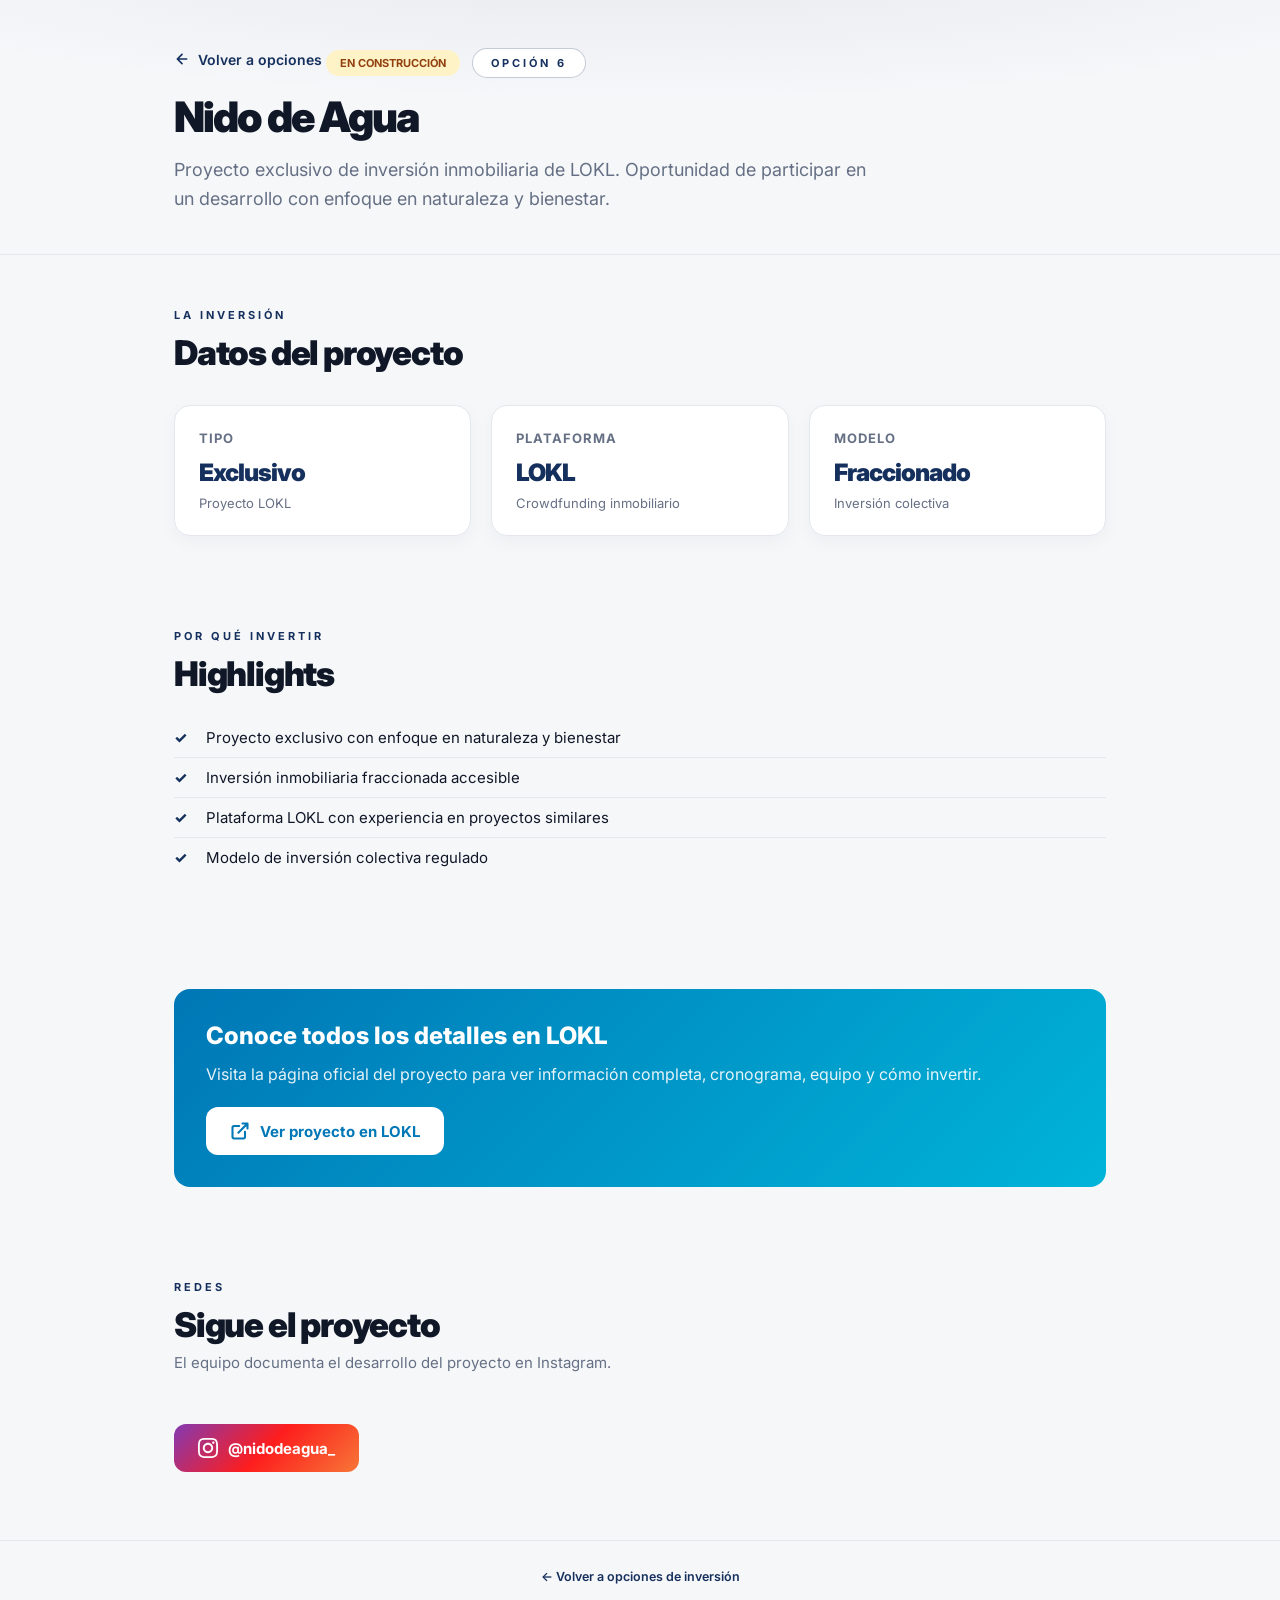
<file: nido-de-agua.html>
<!DOCTYPE html>
<html lang="es">
<head>
  <meta charset="UTF-8">
  <meta name="viewport" content="width=device-width, initial-scale=1.0">
  <meta name="robots" content="noindex, nofollow">
  <title>Nido de Agua · Grupo de Inversión Bucaramanga</title>
  <link rel="preconnect" href="https://fonts.googleapis.com">
  <link rel="preconnect" href="https://fonts.gstatic.com" crossorigin>
  <link href="https://fonts.googleapis.com/css2?family=Inter:wght@400;500;600;700;800;900&display=swap" rel="stylesheet">
  <link rel="stylesheet" href="styles.css">
  <link rel="icon" href="data:image/svg+xml,<svg xmlns='http://www.w3.org/2000/svg' viewBox='0 0 100 100'><text y='.9em' font-size='90'>💧</text></svg>">
  <style>
    .back-link {
      display: inline-flex;
      align-items: center;
      gap: 8px;
      color: var(--navy);
      font-weight: 600;
      font-size: 14px;
      text-decoration: none;
      margin-bottom: 24px;
    }
    .back-link:hover { text-decoration: underline; }
    .detail-hero {
      padding: 48px 0 40px;
      background: radial-gradient(ellipse 70% 60% at 50% -20%, rgba(22, 48, 94, 0.07), transparent), var(--bg);
      border-bottom: 1px solid var(--border);
    }
    .detail-tag {
      display: inline-block;
      font-size: 11px;
      font-weight: 700;
      letter-spacing: 3px;
      color: var(--navy);
      border: 1px solid rgba(22, 48, 94, 0.25);
      background: var(--bg-card);
      border-radius: 50px;
      padding: 7px 18px;
      margin-bottom: 16px;
    }
    .detail-title {
      font-size: 42px;
      font-weight: 900;
      letter-spacing: -2px;
      line-height: 1.1;
      margin-bottom: 16px;
    }
    .detail-subtitle {
      font-size: 18px;
      color: var(--text-dim);
      max-width: 700px;
      line-height: 1.6;
    }
    .info-grid {
      display: grid;
      grid-template-columns: repeat(auto-fit, minmax(220px, 1fr));
      gap: 20px;
      margin: 32px 0;
    }
    .info-card {
      background: var(--bg-card);
      border: 1px solid var(--border);
      border-radius: var(--radius);
      padding: 24px;
      box-shadow: 0 6px 18px rgba(16, 24, 40, 0.04);
    }
    .info-card-title {
      font-size: 13px;
      font-weight: 700;
      letter-spacing: 1px;
      text-transform: uppercase;
      color: var(--text-dim);
      margin-bottom: 12px;
    }
    .info-card-value {
      font-size: 24px;
      font-weight: 900;
      color: var(--navy);
      letter-spacing: -1px;
    }
    .info-card-value small {
      font-size: 14px;
      font-weight: 600;
      color: var(--text-dim);
    }
    .info-card-note {
      font-size: 13px;
      color: var(--text-dim);
      margin-top: 8px;
    }
    .highlight-list {
      list-style: none;
      margin: 24px 0;
    }
    .highlight-list li {
      font-size: 15px;
      padding: 10px 0 10px 32px;
      position: relative;
      border-bottom: 1px solid var(--border);
    }
    .highlight-list li:last-child { border-bottom: none; }
    .highlight-list li::before {
      content: '✓';
      position: absolute;
      left: 0;
      color: var(--navy);
      font-weight: 800;
    }
    .cta-card {
      background: linear-gradient(135deg, #0077b6 0%, #00b4d8 100%);
      border-radius: var(--radius);
      padding: 32px;
      color: #fff;
      margin: 32px 0;
    }
    .cta-card h3 {
      font-size: 24px;
      font-weight: 800;
      margin-bottom: 12px;
    }
    .cta-card p {
      opacity: 0.9;
      margin-bottom: 20px;
      line-height: 1.6;
    }
    .cta-btn {
      display: inline-flex;
      align-items: center;
      gap: 10px;
      background: #fff;
      color: #0077b6;
      font-weight: 700;
      font-size: 15px;
      padding: 14px 24px;
      border-radius: 12px;
      text-decoration: none;
      transition: transform 0.2s, box-shadow 0.2s;
    }
    .cta-btn:hover {
      transform: translateY(-2px);
      box-shadow: 0 8px 20px rgba(0, 0, 0, 0.2);
    }
    .social-link {
      display: inline-flex;
      align-items: center;
      gap: 10px;
      background: linear-gradient(135deg, #833AB4, #FD1D1D, #F77737);
      color: #fff;
      font-weight: 700;
      font-size: 15px;
      padding: 14px 24px;
      border-radius: 12px;
      text-decoration: none;
      margin-top: 24px;
      transition: transform 0.2s, box-shadow 0.2s;
    }
    .social-link:hover {
      transform: translateY(-2px);
      box-shadow: 0 8px 20px rgba(131, 58, 180, 0.3);
    }
    .status-badge {
      display: inline-block;
      font-size: 11px;
      font-weight: 700;
      padding: 6px 14px;
      border-radius: 50px;
      margin-bottom: 16px;
      margin-right: 8px;
    }
    .status-badge.operating {
      background: #DCFCE7;
      color: #166534;
    }
    .status-badge.construction {
      background: #FEF3C7;
      color: #92400E;
    }
    @media (max-width: 768px) {
      .detail-title { font-size: 28px; }
      .info-card-value { font-size: 20px; }
    }
  </style>
</head>
<body>

  <header class="detail-hero">
    <div class="container">
      <a href="index.html" class="back-link">
        <svg width="16" height="16" viewBox="0 0 24 24" fill="none" stroke="currentColor" stroke-width="2.5" stroke-linecap="round" stroke-linejoin="round"><path d="M19 12H5M12 19l-7-7 7-7"/></svg>
        Volver a opciones
      </a>
      <span class="status-badge construction">EN CONSTRUCCIÓN</span>
      <div class="detail-tag">OPCIÓN 6</div>
      <h1 class="detail-title">Nido de Agua</h1>
      <p class="detail-subtitle">Proyecto exclusivo de inversión inmobiliaria de LOKL. Oportunidad de participar en un desarrollo con enfoque en naturaleza y bienestar.</p>
    </div>
  </header>

  <main class="container">

    <section class="section">
      <div class="section-tag">LA INVERSIÓN</div>
      <h2>Datos del proyecto</h2>

      <div class="info-grid">
        <div class="info-card">
          <div class="info-card-title">Tipo</div>
          <div class="info-card-value">Exclusivo</div>
          <div class="info-card-note">Proyecto LOKL</div>
        </div>
        <div class="info-card">
          <div class="info-card-title">Plataforma</div>
          <div class="info-card-value">LOKL</div>
          <div class="info-card-note">Crowdfunding inmobiliario</div>
        </div>
        <div class="info-card">
          <div class="info-card-title">Modelo</div>
          <div class="info-card-value">Fraccionado</div>
          <div class="info-card-note">Inversión colectiva</div>
        </div>
      </div>
    </section>

    <section class="section">
      <div class="section-tag">POR QUÉ INVERTIR</div>
      <h2>Highlights</h2>

      <ul class="highlight-list">
        <li>Proyecto exclusivo con enfoque en naturaleza y bienestar</li>
        <li>Inversión inmobiliaria fraccionada accesible</li>
        <li>Plataforma LOKL con experiencia en proyectos similares</li>
        <li>Modelo de inversión colectiva regulado</li>
      </ul>
    </section>

    <section class="section">
      <div class="cta-card">
        <h3>Conoce todos los detalles en LOKL</h3>
        <p>Visita la página oficial del proyecto para ver información completa, cronograma, equipo y cómo invertir.</p>
        <a href="https://www.lokl.life/nido-de-agua" target="_blank" rel="noopener" class="cta-btn">
          <svg width="20" height="20" viewBox="0 0 24 24" fill="none" stroke="currentColor" stroke-width="2.5" stroke-linecap="round" stroke-linejoin="round"><path d="M18 13v6a2 2 0 0 1-2 2H5a2 2 0 0 1-2-2V8a2 2 0 0 1 2-2h6M15 3h6v6M10 14L21 3"/></svg>
          Ver proyecto en LOKL
        </a>
      </div>
    </section>

    <section class="section">
      <div class="section-tag">REDES</div>
      <h2>Sigue el proyecto</h2>
      <p class="section-sub">El equipo documenta el desarrollo del proyecto en Instagram.</p>

      <a href="https://www.instagram.com/nidodeagua_/" target="_blank" rel="noopener" class="social-link">
        <svg width="20" height="20" viewBox="0 0 24 24" fill="currentColor"><path d="M12 2.163c3.204 0 3.584.012 4.85.07 3.252.148 4.771 1.691 4.919 4.919.058 1.265.069 1.645.069 4.849 0 3.205-.012 3.584-.069 4.849-.149 3.225-1.664 4.771-4.919 4.919-1.266.058-1.644.07-4.85.07-3.204 0-3.584-.012-4.849-.07-3.26-.149-4.771-1.699-4.919-4.92-.058-1.265-.07-1.644-.07-4.849 0-3.204.013-3.583.07-4.849.149-3.227 1.664-4.771 4.919-4.919 1.266-.057 1.645-.069 4.849-.069zm0-2.163c-3.259 0-3.667.014-4.947.072-4.358.2-6.78 2.618-6.98 6.98-.059 1.281-.073 1.689-.073 4.948 0 3.259.014 3.668.072 4.948.2 4.358 2.618 6.78 6.98 6.98 1.281.058 1.689.072 4.948.072 3.259 0 3.668-.014 4.948-.072 4.354-.2 6.782-2.618 6.979-6.98.059-1.28.073-1.689.073-4.948 0-3.259-.014-3.667-.072-4.947-.196-4.354-2.617-6.78-6.979-6.98-1.281-.059-1.69-.073-4.949-.073zm0 5.838c-3.403 0-6.162 2.759-6.162 6.162s2.759 6.163 6.162 6.163 6.162-2.759 6.162-6.163c0-3.403-2.759-6.162-6.162-6.162zm0 10.162c-2.209 0-4-1.79-4-4 0-2.209 1.791-4 4-4s4 1.791 4 4c0 2.21-1.791 4-4 4zm6.406-11.845c-.796 0-1.441.645-1.441 1.44s.645 1.44 1.441 1.44c.795 0 1.439-.645 1.439-1.44s-.644-1.44-1.439-1.44z"/></svg>
        @nidodeagua_
      </a>
    </section>

  </main>

  <footer class="footer">
    <div class="container">
      <a href="index.html" style="color: var(--navy); text-decoration: none; font-weight: 600;">← Volver a opciones de inversión</a>
    </div>
  </footer>

</body>
</html>
</file>
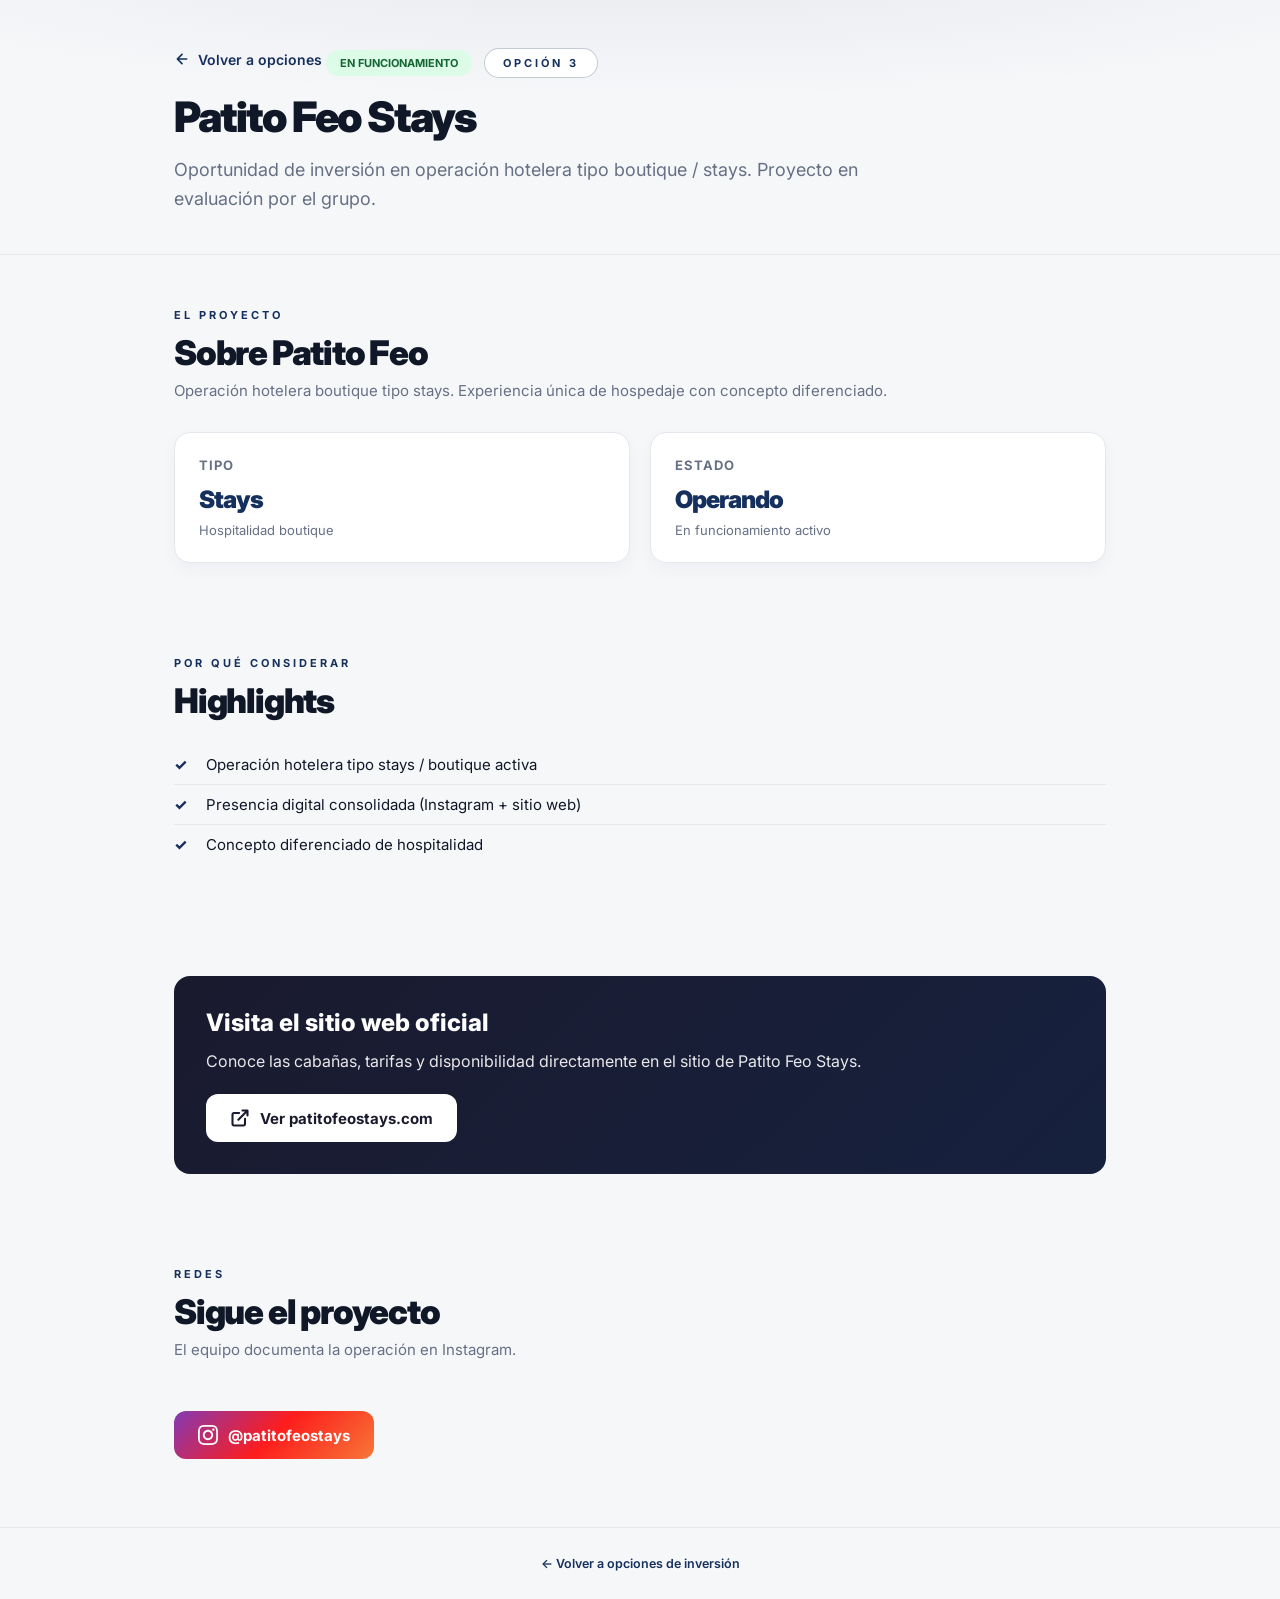
<file: patito-feo.html>
<!DOCTYPE html>
<html lang="es">
<head>
  <meta charset="UTF-8">
  <meta name="viewport" content="width=device-width, initial-scale=1.0">
  <meta name="robots" content="noindex, nofollow">
  <title>Patito Feo · Grupo de Inversión Bucaramanga</title>
  <link rel="preconnect" href="https://fonts.googleapis.com">
  <link rel="preconnect" href="https://fonts.gstatic.com" crossorigin>
  <link href="https://fonts.googleapis.com/css2?family=Inter:wght@400;500;600;700;800;900&display=swap" rel="stylesheet">
  <link rel="stylesheet" href="styles.css">
  <link rel="icon" href="data:image/svg+xml,<svg xmlns='http://www.w3.org/2000/svg' viewBox='0 0 100 100'><text y='.9em' font-size='90'>🦆</text></svg>">
  <style>
    .back-link {
      display: inline-flex;
      align-items: center;
      gap: 8px;
      color: var(--navy);
      font-weight: 600;
      font-size: 14px;
      text-decoration: none;
      margin-bottom: 24px;
    }
    .back-link:hover { text-decoration: underline; }
    .detail-hero {
      padding: 48px 0 40px;
      background: radial-gradient(ellipse 70% 60% at 50% -20%, rgba(22, 48, 94, 0.07), transparent), var(--bg);
      border-bottom: 1px solid var(--border);
    }
    .detail-tag {
      display: inline-block;
      font-size: 11px;
      font-weight: 700;
      letter-spacing: 3px;
      color: var(--navy);
      border: 1px solid rgba(22, 48, 94, 0.25);
      background: var(--bg-card);
      border-radius: 50px;
      padding: 7px 18px;
      margin-bottom: 16px;
    }
    .detail-title {
      font-size: 42px;
      font-weight: 900;
      letter-spacing: -2px;
      line-height: 1.1;
      margin-bottom: 16px;
    }
    .detail-subtitle {
      font-size: 18px;
      color: var(--text-dim);
      max-width: 700px;
      line-height: 1.6;
    }
    .info-grid {
      display: grid;
      grid-template-columns: repeat(auto-fit, minmax(220px, 1fr));
      gap: 20px;
      margin: 32px 0;
    }
    .info-card {
      background: var(--bg-card);
      border: 1px solid var(--border);
      border-radius: var(--radius);
      padding: 24px;
      box-shadow: 0 6px 18px rgba(16, 24, 40, 0.04);
    }
    .info-card-title {
      font-size: 13px;
      font-weight: 700;
      letter-spacing: 1px;
      text-transform: uppercase;
      color: var(--text-dim);
      margin-bottom: 12px;
    }
    .info-card-value {
      font-size: 24px;
      font-weight: 900;
      color: var(--navy);
      letter-spacing: -1px;
    }
    .info-card-note {
      font-size: 13px;
      color: var(--text-dim);
      margin-top: 8px;
    }
    .highlight-list {
      list-style: none;
      margin: 24px 0;
    }
    .highlight-list li {
      font-size: 15px;
      padding: 10px 0 10px 32px;
      position: relative;
      border-bottom: 1px solid var(--border);
    }
    .highlight-list li:last-child { border-bottom: none; }
    .highlight-list li::before {
      content: '✓';
      position: absolute;
      left: 0;
      color: var(--navy);
      font-weight: 800;
    }
    .social-link {
      display: inline-flex;
      align-items: center;
      gap: 10px;
      background: linear-gradient(135deg, #833AB4, #FD1D1D, #F77737);
      color: #fff;
      font-weight: 700;
      font-size: 15px;
      padding: 14px 24px;
      border-radius: 12px;
      text-decoration: none;
      margin-top: 24px;
      transition: transform 0.2s, box-shadow 0.2s;
    }
    .social-link:hover {
      transform: translateY(-2px);
      box-shadow: 0 8px 20px rgba(131, 58, 180, 0.3);
    }
    .cta-card {
      background: linear-gradient(135deg, #1a1a2e 0%, #16213e 100%);
      border-radius: var(--radius);
      padding: 32px;
      color: #fff;
      margin: 32px 0;
    }
    .cta-card h3 {
      font-size: 24px;
      font-weight: 800;
      margin-bottom: 12px;
    }
    .cta-card p {
      opacity: 0.9;
      margin-bottom: 20px;
      line-height: 1.6;
    }
    .cta-btn {
      display: inline-flex;
      align-items: center;
      gap: 10px;
      background: #fff;
      color: #1a1a2e;
      font-weight: 700;
      font-size: 15px;
      padding: 14px 24px;
      border-radius: 12px;
      text-decoration: none;
      transition: transform 0.2s, box-shadow 0.2s;
    }
    .cta-btn:hover {
      transform: translateY(-2px);
      box-shadow: 0 8px 20px rgba(0, 0, 0, 0.2);
    }
    .status-badge {
      display: inline-block;
      font-size: 11px;
      font-weight: 700;
      padding: 6px 14px;
      border-radius: 50px;
      margin-bottom: 16px;
      margin-right: 8px;
    }
    .status-badge.operating {
      background: #DCFCE7;
      color: #166534;
    }
    .status-badge.construction {
      background: #FEF3C7;
      color: #92400E;
    }
    @media (max-width: 768px) {
      .detail-title { font-size: 28px; }
      .info-card-value { font-size: 20px; }
    }
  </style>
</head>
<body>

  <header class="detail-hero">
    <div class="container">
      <a href="index.html" class="back-link">
        <svg width="16" height="16" viewBox="0 0 24 24" fill="none" stroke="currentColor" stroke-width="2.5" stroke-linecap="round" stroke-linejoin="round"><path d="M19 12H5M12 19l-7-7 7-7"/></svg>
        Volver a opciones
      </a>
      <span class="status-badge operating">EN FUNCIONAMIENTO</span>
      <div class="detail-tag">OPCIÓN 3</div>
      <h1 class="detail-title">Patito Feo Stays</h1>
      <p class="detail-subtitle">Oportunidad de inversión en operación hotelera tipo boutique / stays. Proyecto en evaluación por el grupo.</p>
    </div>
  </header>

  <main class="container">

    <section class="section">
      <div class="section-tag">EL PROYECTO</div>
      <h2>Sobre Patito Feo</h2>
      <p class="section-sub">Operación hotelera boutique tipo stays. Experiencia única de hospedaje con concepto diferenciado.</p>

      <div class="info-grid">
        <div class="info-card">
          <div class="info-card-title">Tipo</div>
          <div class="info-card-value">Stays</div>
          <div class="info-card-note">Hospitalidad boutique</div>
        </div>
        <div class="info-card">
          <div class="info-card-title">Estado</div>
          <div class="info-card-value">Operando</div>
          <div class="info-card-note">En funcionamiento activo</div>
        </div>
      </div>
    </section>

    <section class="section">
      <div class="section-tag">POR QUÉ CONSIDERAR</div>
      <h2>Highlights</h2>

      <ul class="highlight-list">
        <li>Operación hotelera tipo stays / boutique activa</li>
        <li>Presencia digital consolidada (Instagram + sitio web)</li>
        <li>Concepto diferenciado de hospitalidad</li>
      </ul>
    </section>

    <section class="section">
      <div class="cta-card">
        <h3>Visita el sitio web oficial</h3>
        <p>Conoce las cabañas, tarifas y disponibilidad directamente en el sitio de Patito Feo Stays.</p>
        <a href="https://patitofeostays.com/" target="_blank" rel="noopener" class="cta-btn">
          <svg width="20" height="20" viewBox="0 0 24 24" fill="none" stroke="currentColor" stroke-width="2.5" stroke-linecap="round" stroke-linejoin="round"><path d="M18 13v6a2 2 0 0 1-2 2H5a2 2 0 0 1-2-2V8a2 2 0 0 1 2-2h6M15 3h6v6M10 14L21 3"/></svg>
          Ver patitofeostays.com
        </a>
      </div>
    </section>

    <section class="section">
      <div class="section-tag">REDES</div>
      <h2>Sigue el proyecto</h2>
      <p class="section-sub">El equipo documenta la operación en Instagram.</p>

      <a href="https://www.instagram.com/patitofeostays/" target="_blank" rel="noopener" class="social-link">
        <svg width="20" height="20" viewBox="0 0 24 24" fill="currentColor"><path d="M12 2.163c3.204 0 3.584.012 4.85.07 3.252.148 4.771 1.691 4.919 4.919.058 1.265.069 1.645.069 4.849 0 3.205-.012 3.584-.069 4.849-.149 3.225-1.664 4.771-4.919 4.919-1.266.058-1.644.07-4.85.07-3.204 0-3.584-.012-4.849-.07-3.26-.149-4.771-1.699-4.919-4.92-.058-1.265-.07-1.644-.07-4.849 0-3.204.013-3.583.07-4.849.149-3.227 1.664-4.771 4.919-4.919 1.266-.057 1.645-.069 4.849-.069zm0-2.163c-3.259 0-3.667.014-4.947.072-4.358.2-6.78 2.618-6.98 6.98-.059 1.281-.073 1.689-.073 4.948 0 3.259.014 3.668.072 4.948.2 4.358 2.618 6.78 6.98 6.98 1.281.058 1.689.072 4.948.072 3.259 0 3.668-.014 4.948-.072 4.354-.2 6.782-2.618 6.979-6.98.059-1.28.073-1.689.073-4.948 0-3.259-.014-3.667-.072-4.947-.196-4.354-2.617-6.78-6.979-6.98-1.281-.059-1.69-.073-4.949-.073zm0 5.838c-3.403 0-6.162 2.759-6.162 6.162s2.759 6.163 6.162 6.163 6.162-2.759 6.162-6.163c0-3.403-2.759-6.162-6.162-6.162zm0 10.162c-2.209 0-4-1.79-4-4 0-2.209 1.791-4 4-4s4 1.791 4 4c0 2.21-1.791 4-4 4zm6.406-11.845c-.796 0-1.441.645-1.441 1.44s.645 1.44 1.441 1.44c.795 0 1.439-.645 1.439-1.44s-.644-1.44-1.439-1.44z"/></svg>
        @patitofeostays
      </a>
    </section>

  </main>

  <footer class="footer">
    <div class="container">
      <a href="index.html" style="color: var(--navy); text-decoration: none; font-weight: 600;">← Volver a opciones de inversión</a>
    </div>
  </footer>

</body>
</html>
</file>
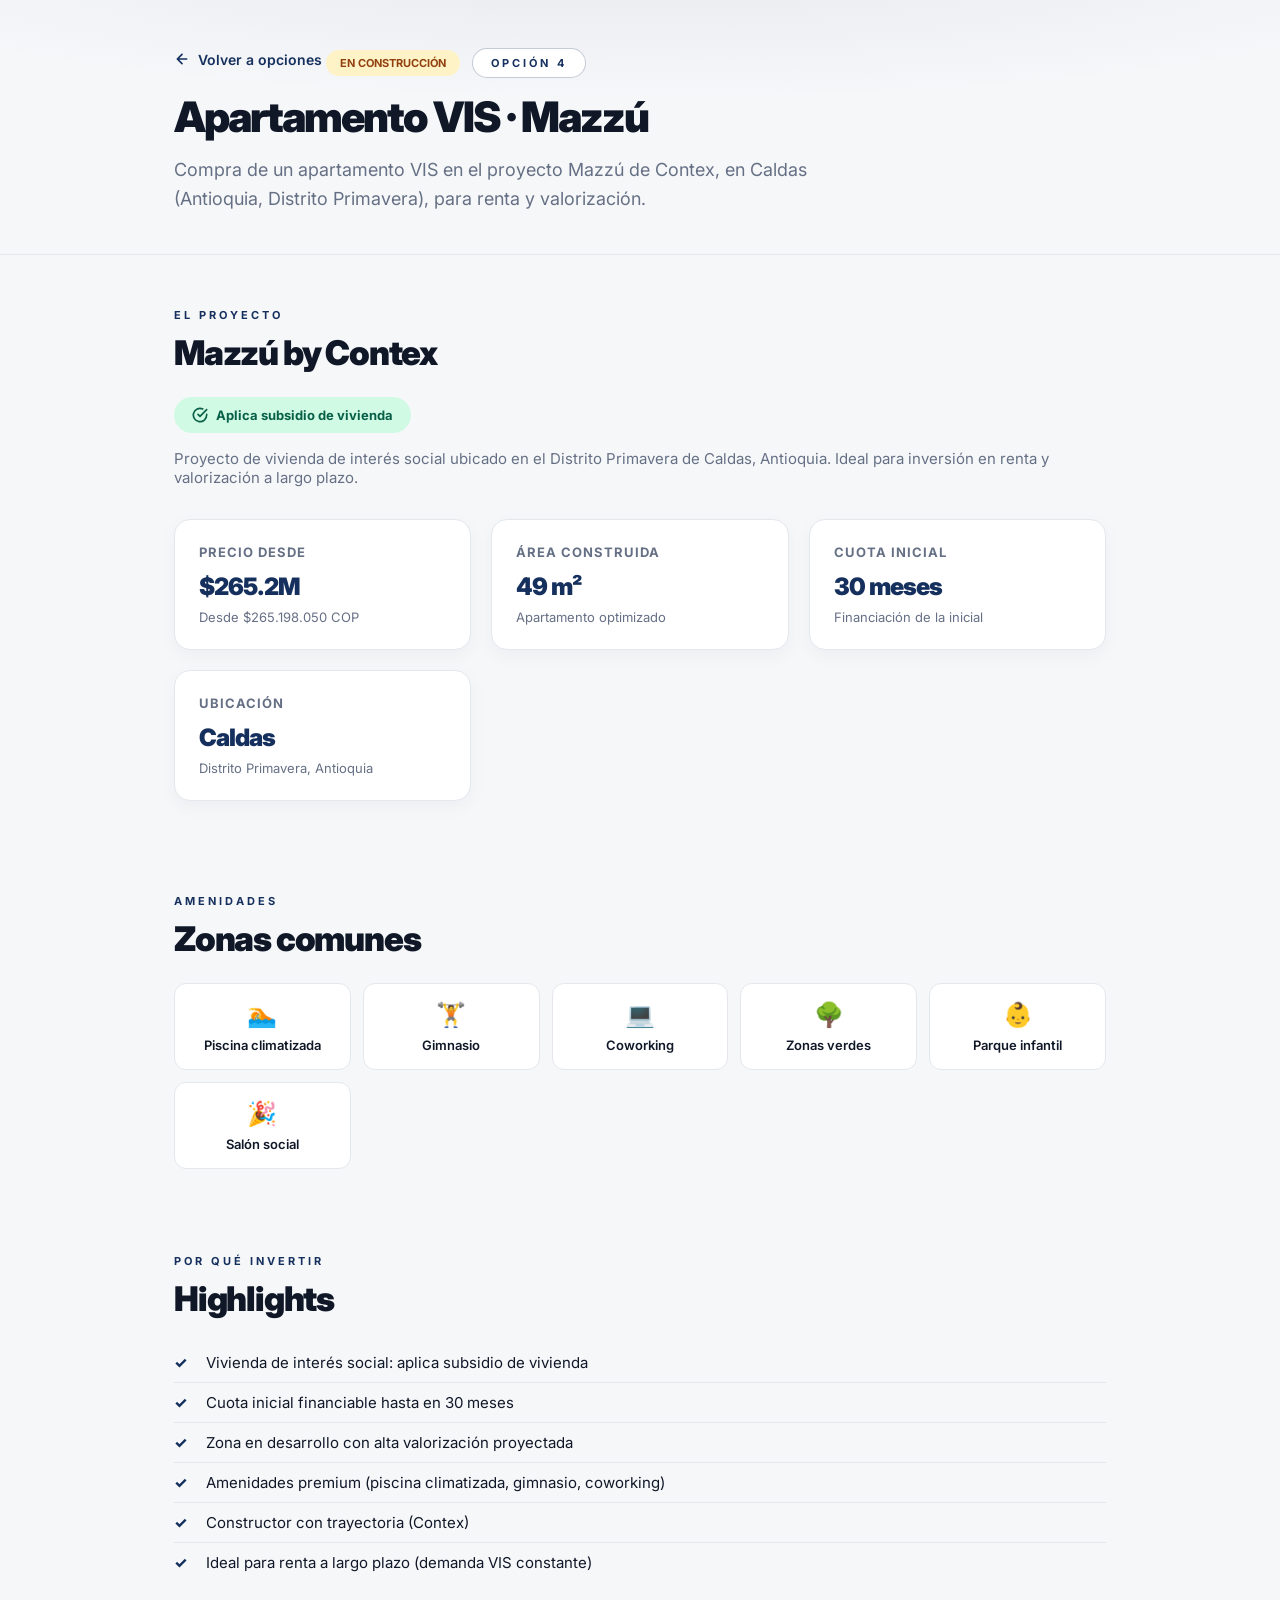
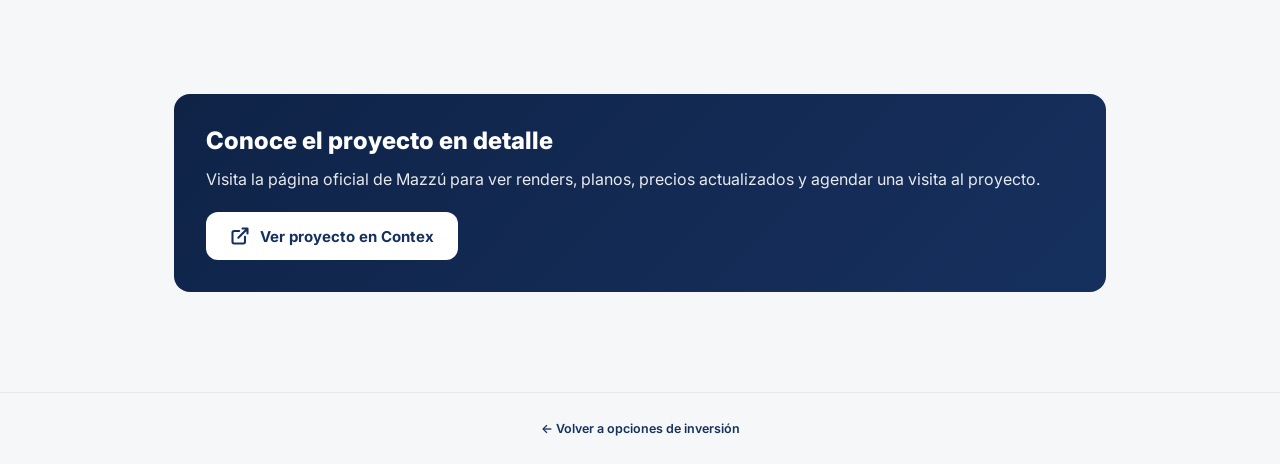
<file: vis.html>
<!DOCTYPE html>
<html lang="es">
<head>
  <meta charset="UTF-8">
  <meta name="viewport" content="width=device-width, initial-scale=1.0">
  <meta name="robots" content="noindex, nofollow">
  <title>Apartamento VIS Mazzú · Grupo de Inversión Bucaramanga</title>
  <link rel="preconnect" href="https://fonts.googleapis.com">
  <link rel="preconnect" href="https://fonts.gstatic.com" crossorigin>
  <link href="https://fonts.googleapis.com/css2?family=Inter:wght@400;500;600;700;800;900&display=swap" rel="stylesheet">
  <link rel="stylesheet" href="styles.css">
  <link rel="icon" href="data:image/svg+xml,<svg xmlns='http://www.w3.org/2000/svg' viewBox='0 0 100 100'><text y='.9em' font-size='90'>🏢</text></svg>">
  <style>
    .back-link {
      display: inline-flex;
      align-items: center;
      gap: 8px;
      color: var(--navy);
      font-weight: 600;
      font-size: 14px;
      text-decoration: none;
      margin-bottom: 24px;
    }
    .back-link:hover { text-decoration: underline; }
    .detail-hero {
      padding: 48px 0 40px;
      background: radial-gradient(ellipse 70% 60% at 50% -20%, rgba(22, 48, 94, 0.07), transparent), var(--bg);
      border-bottom: 1px solid var(--border);
    }
    .detail-tag {
      display: inline-block;
      font-size: 11px;
      font-weight: 700;
      letter-spacing: 3px;
      color: var(--navy);
      border: 1px solid rgba(22, 48, 94, 0.25);
      background: var(--bg-card);
      border-radius: 50px;
      padding: 7px 18px;
      margin-bottom: 16px;
    }
    .detail-title {
      font-size: 42px;
      font-weight: 900;
      letter-spacing: -2px;
      line-height: 1.1;
      margin-bottom: 16px;
    }
    .detail-subtitle {
      font-size: 18px;
      color: var(--text-dim);
      max-width: 700px;
      line-height: 1.6;
    }
    .info-grid {
      display: grid;
      grid-template-columns: repeat(auto-fit, minmax(220px, 1fr));
      gap: 20px;
      margin: 32px 0;
    }
    .info-card {
      background: var(--bg-card);
      border: 1px solid var(--border);
      border-radius: var(--radius);
      padding: 24px;
      box-shadow: 0 6px 18px rgba(16, 24, 40, 0.04);
    }
    .info-card-title {
      font-size: 13px;
      font-weight: 700;
      letter-spacing: 1px;
      text-transform: uppercase;
      color: var(--text-dim);
      margin-bottom: 12px;
    }
    .info-card-value {
      font-size: 24px;
      font-weight: 900;
      color: var(--navy);
      letter-spacing: -1px;
    }
    .info-card-value small {
      font-size: 14px;
      font-weight: 600;
      color: var(--text-dim);
    }
    .info-card-note {
      font-size: 13px;
      color: var(--text-dim);
      margin-top: 8px;
    }
    .highlight-list {
      list-style: none;
      margin: 24px 0;
    }
    .highlight-list li {
      font-size: 15px;
      padding: 10px 0 10px 32px;
      position: relative;
      border-bottom: 1px solid var(--border);
    }
    .highlight-list li:last-child { border-bottom: none; }
    .highlight-list li::before {
      content: '✓';
      position: absolute;
      left: 0;
      color: var(--navy);
      font-weight: 800;
    }
    .subsidy-badge {
      display: inline-flex;
      align-items: center;
      gap: 8px;
      background: #D1FAE5;
      color: #065F46;
      font-size: 13px;
      font-weight: 700;
      padding: 10px 18px;
      border-radius: 50px;
      margin: 16px 0;
    }
    .cta-card {
      background: linear-gradient(135deg, var(--navy-dark) 0%, var(--navy) 100%);
      border-radius: var(--radius);
      padding: 32px;
      color: #fff;
      margin: 32px 0;
    }
    .cta-card h3 {
      font-size: 24px;
      font-weight: 800;
      margin-bottom: 12px;
    }
    .cta-card p {
      opacity: 0.9;
      margin-bottom: 20px;
      line-height: 1.6;
    }
    .cta-btn {
      display: inline-flex;
      align-items: center;
      gap: 10px;
      background: #fff;
      color: var(--navy);
      font-weight: 700;
      font-size: 15px;
      padding: 14px 24px;
      border-radius: 12px;
      text-decoration: none;
      transition: transform 0.2s, box-shadow 0.2s;
    }
    .cta-btn:hover {
      transform: translateY(-2px);
      box-shadow: 0 8px 20px rgba(0, 0, 0, 0.2);
    }
    .amenities-grid {
      display: grid;
      grid-template-columns: repeat(auto-fit, minmax(150px, 1fr));
      gap: 12px;
      margin: 24px 0;
    }
    .amenity {
      background: var(--bg-card);
      border: 1px solid var(--border);
      border-radius: 12px;
      padding: 16px;
      text-align: center;
      font-size: 13px;
      font-weight: 600;
    }
    .amenity-icon {
      font-size: 24px;
      margin-bottom: 8px;
    }
    .status-badge {
      display: inline-block;
      font-size: 11px;
      font-weight: 700;
      padding: 6px 14px;
      border-radius: 50px;
      margin-bottom: 16px;
      margin-right: 8px;
    }
    .status-badge.operating {
      background: #DCFCE7;
      color: #166534;
    }
    .status-badge.construction {
      background: #FEF3C7;
      color: #92400E;
    }
    @media (max-width: 768px) {
      .detail-title { font-size: 28px; }
      .info-card-value { font-size: 20px; }
    }
  </style>
</head>
<body>

  <header class="detail-hero">
    <div class="container">
      <a href="index.html" class="back-link">
        <svg width="16" height="16" viewBox="0 0 24 24" fill="none" stroke="currentColor" stroke-width="2.5" stroke-linecap="round" stroke-linejoin="round"><path d="M19 12H5M12 19l-7-7 7-7"/></svg>
        Volver a opciones
      </a>
      <span class="status-badge construction">EN CONSTRUCCIÓN</span>
      <div class="detail-tag">OPCIÓN 4</div>
      <h1 class="detail-title">Apartamento VIS · Mazzú</h1>
      <p class="detail-subtitle">Compra de un apartamento VIS en el proyecto Mazzú de Contex, en Caldas (Antioquia, Distrito Primavera), para renta y valorización.</p>
    </div>
  </header>

  <main class="container">

    <section class="section">
      <div class="section-tag">EL PROYECTO</div>
      <h2>Mazzú by Contex</h2>

      <div class="subsidy-badge">
        <svg width="16" height="16" viewBox="0 0 24 24" fill="none" stroke="currentColor" stroke-width="2.5" stroke-linecap="round" stroke-linejoin="round"><path d="M22 11.08V12a10 10 0 1 1-5.93-9.14"/><polyline points="22 4 12 14.01 9 11.01"/></svg>
        Aplica subsidio de vivienda
      </div>

      <p class="section-sub">Proyecto de vivienda de interés social ubicado en el Distrito Primavera de Caldas, Antioquia. Ideal para inversión en renta y valorización a largo plazo.</p>

      <div class="info-grid">
        <div class="info-card">
          <div class="info-card-title">Precio desde</div>
          <div class="info-card-value">$265.2M</div>
          <div class="info-card-note">Desde $265.198.050 COP</div>
        </div>
        <div class="info-card">
          <div class="info-card-title">Área construida</div>
          <div class="info-card-value">49 m²</div>
          <div class="info-card-note">Apartamento optimizado</div>
        </div>
        <div class="info-card">
          <div class="info-card-title">Cuota inicial</div>
          <div class="info-card-value">30 meses</div>
          <div class="info-card-note">Financiación de la inicial</div>
        </div>
        <div class="info-card">
          <div class="info-card-title">Ubicación</div>
          <div class="info-card-value">Caldas</div>
          <div class="info-card-note">Distrito Primavera, Antioquia</div>
        </div>
      </div>
    </section>

    <section class="section">
      <div class="section-tag">AMENIDADES</div>
      <h2>Zonas comunes</h2>

      <div class="amenities-grid">
        <div class="amenity">
          <div class="amenity-icon">🏊</div>
          Piscina climatizada
        </div>
        <div class="amenity">
          <div class="amenity-icon">🏋️</div>
          Gimnasio
        </div>
        <div class="amenity">
          <div class="amenity-icon">💻</div>
          Coworking
        </div>
        <div class="amenity">
          <div class="amenity-icon">🌳</div>
          Zonas verdes
        </div>
        <div class="amenity">
          <div class="amenity-icon">👶</div>
          Parque infantil
        </div>
        <div class="amenity">
          <div class="amenity-icon">🎉</div>
          Salón social
        </div>
      </div>
    </section>

    <section class="section">
      <div class="section-tag">POR QUÉ INVERTIR</div>
      <h2>Highlights</h2>

      <ul class="highlight-list">
        <li>Vivienda de interés social: aplica subsidio de vivienda</li>
        <li>Cuota inicial financiable hasta en 30 meses</li>
        <li>Zona en desarrollo con alta valorización proyectada</li>
        <li>Amenidades premium (piscina climatizada, gimnasio, coworking)</li>
        <li>Constructor con trayectoria (Contex)</li>
        <li>Ideal para renta a largo plazo (demanda VIS constante)</li>
      </ul>
    </section>

    <section class="section">
      <div class="cta-card">
        <h3>Conoce el proyecto en detalle</h3>
        <p>Visita la página oficial de Mazzú para ver renders, planos, precios actualizados y agendar una visita al proyecto.</p>
        <a href="https://contex.com.co/proyectos/mazzu/#sp-form" target="_blank" rel="noopener" class="cta-btn">
          <svg width="20" height="20" viewBox="0 0 24 24" fill="none" stroke="currentColor" stroke-width="2.5" stroke-linecap="round" stroke-linejoin="round"><path d="M18 13v6a2 2 0 0 1-2 2H5a2 2 0 0 1-2-2V8a2 2 0 0 1 2-2h6M15 3h6v6M10 14L21 3"/></svg>
          Ver proyecto en Contex
        </a>
      </div>
    </section>

  </main>

  <footer class="footer">
    <div class="container">
      <a href="index.html" style="color: var(--navy); text-decoration: none; font-weight: 600;">← Volver a opciones de inversión</a>
    </div>
  </footer>

</body>
</html>
</file>
<file: styles.css>
/* ============ Grupo de Inversión Bucaramanga ============ */

:root {
  --bg: #F6F7F9;
  --bg-card: #FFFFFF;
  --border: #E4E7EC;
  --text: #101828;
  --text-dim: #667085;
  --navy: #16305E;
  --navy-dark: #0F2347;
  --navy-tint: #EEF2F9;
  --red: #B42318;
  --radius: 16px;
}

* { margin: 0; padding: 0; box-sizing: border-box; }

body {
  background: var(--bg);
  color: var(--text);
  font-family: 'Inter', -apple-system, sans-serif;
  -webkit-font-smoothing: antialiased;
  min-height: 100vh;
}

.container {
  max-width: 980px;
  margin: 0 auto;
  padding: 0 24px;
}

.accent { color: var(--navy); }

/* ============ HERO ============ */

.hero {
  padding: 72px 0 56px;
  text-align: center;
  background:
    radial-gradient(ellipse 70% 60% at 50% -20%, rgba(22, 48, 94, 0.07), transparent),
    var(--bg);
  border-bottom: 1px solid var(--border);
}

.hero-tag {
  display: inline-block;
  font-size: 11px;
  font-weight: 700;
  letter-spacing: 3px;
  color: var(--navy);
  border: 1px solid rgba(22, 48, 94, 0.25);
  background: var(--bg-card);
  border-radius: 50px;
  padding: 7px 18px;
  margin-bottom: 24px;
}

.hero-title {
  font-size: 54px;
  font-weight: 900;
  letter-spacing: -2.5px;
  line-height: 1.05;
  margin-bottom: 40px;
  color: var(--text);
}

.balance-card {
  background: var(--bg-card);
  border: 1px solid var(--border);
  border-radius: 24px;
  padding: 36px 40px 30px;
  max-width: 620px;
  margin: 0 auto;
  box-shadow: 0 18px 45px rgba(16, 24, 40, 0.08);
}

.balance-label {
  font-size: 13px;
  font-weight: 600;
  letter-spacing: 1.5px;
  text-transform: uppercase;
  color: var(--text-dim);
  margin-bottom: 12px;
}

.balance-amount {
  font-size: 58px;
  font-weight: 900;
  letter-spacing: -2px;
  color: var(--navy);
  line-height: 1.1;
  margin-bottom: 16px;
  font-variant-numeric: tabular-nums;
}

.balance-amount .decimals { font-size: 0.5em; font-weight: 700; opacity: 0.65; }

.balance-meta {
  display: flex;
  align-items: center;
  justify-content: center;
  gap: 10px;
}

.badge-updated {
  font-size: 12.5px;
  font-weight: 600;
  color: var(--text-dim);
  background: var(--bg);
  border: 1px solid var(--border);
  border-radius: 50px;
  padding: 6px 14px;
}

.btn-gear {
  background: var(--bg);
  border: 1px solid var(--border);
  color: var(--text-dim);
  border-radius: 50%;
  width: 30px;
  height: 30px;
  display: inline-flex;
  align-items: center;
  justify-content: center;
  cursor: pointer;
  transition: all 0.2s;
}
.btn-gear:hover { color: var(--navy); border-color: var(--navy); }

.skeleton { opacity: 0.25; }

/* ============ SECCIONES ============ */

.section { padding: 48px 0 8px; }

.section-tag {
  display: inline-block;
  font-size: 11px;
  font-weight: 700;
  letter-spacing: 3px;
  color: var(--navy);
  margin-bottom: 10px;
}

.section h2 {
  font-size: 34px;
  font-weight: 900;
  letter-spacing: -1.2px;
  margin-bottom: 8px;
}

.section-sub {
  color: var(--text-dim);
  font-size: 15px;
  margin-bottom: 28px;
}

/* ============ INTEGRANTES (listado) ============ */

.members-list {
  background: var(--bg-card);
  border: 1px solid var(--border);
  border-radius: var(--radius);
  margin-top: 24px;
  overflow: hidden;
  box-shadow: 0 6px 18px rgba(16, 24, 40, 0.04);
}

.member-row {
  display: flex;
  align-items: center;
  gap: 16px;
  padding: 14px 20px;
  border-bottom: 1px solid var(--border);
}
.member-row:last-child { border-bottom: none; }

.member-avatar {
  width: 40px;
  height: 40px;
  border-radius: 50%;
  display: flex;
  align-items: center;
  justify-content: center;
  font-weight: 800;
  font-size: 14px;
  color: #fff;
  background: linear-gradient(135deg, var(--navy), #2A4A85);
  flex-shrink: 0;
}

.member-name { font-size: 15px; font-weight: 700; flex: 1; }

.member-voted {
  font-size: 12.5px;
  font-weight: 600;
  color: var(--text-dim);
  background: var(--bg);
  border: 1px solid var(--border);
  border-radius: 50px;
  padding: 5px 13px;
}
.member-voted.yes {
  color: var(--navy);
  background: var(--navy-tint);
  border-color: rgba(22, 48, 94, 0.2);
}

/* ============ OPCIONES / VOTACIÓN ============ */

.options-grid {
  display: grid;
  grid-template-columns: 1fr 1fr;
  gap: 18px;
  margin-bottom: 40px;
}

.option-card {
  background: var(--bg-card);
  border: 1px solid var(--border);
  border-radius: var(--radius);
  overflow: hidden;
  display: flex;
  flex-direction: column;
  transition: transform 0.2s, box-shadow 0.2s;
  position: relative;
  box-shadow: 0 6px 18px rgba(16, 24, 40, 0.04);
}
.option-card:hover { transform: translateY(-3px); box-shadow: 0 12px 30px rgba(16, 24, 40, 0.08); }
.option-card.leading { border-color: var(--navy); }

.option-image {
  width: 100%;
  height: 200px;
  overflow: hidden;
}
.option-image img {
  width: 100%;
  height: 100%;
  object-fit: cover;
  transition: transform 0.3s;
}
.option-card:hover .option-image img {
  transform: scale(1.05);
}
.option-content {
  padding: 24px;
  display: flex;
  flex-direction: column;
  flex: 1;
}

.option-lead-badge {
  position: absolute;
  top: 12px;
  left: 12px;
  background: var(--navy);
  color: #fff;
  font-size: 10.5px;
  font-weight: 800;
  letter-spacing: 1.5px;
  padding: 4px 12px;
  border-radius: 50px;
  z-index: 1;
}

.status-badge {
  display: inline-block;
  font-size: 10px;
  font-weight: 700;
  padding: 5px 12px;
  border-radius: 50px;
  margin-bottom: 12px;
}
.status-badge.operating {
  background: #DCFCE7;
  color: #166534;
}
.status-badge.construction {
  background: #FEF3C7;
  color: #92400E;
}

.option-num {
  font-size: 12px;
  font-weight: 700;
  letter-spacing: 2px;
  color: var(--text-dim);
  margin-bottom: 8px;
}

.option-title {
  font-size: 21px;
  font-weight: 800;
  letter-spacing: -0.5px;
  margin-bottom: 10px;
}

.investment-badge {
  display: flex;
  align-items: baseline;
  gap: 6px;
  margin-bottom: 12px;
  padding: 10px 14px;
  background: linear-gradient(135deg, var(--navy-tint), #E8F4FD);
  border: 1px solid rgba(22, 48, 94, 0.15);
  border-radius: 12px;
}
.investment-badge.pending {
  background: var(--bg);
  border-color: var(--border);
}
.investment-label {
  font-size: 11px;
  font-weight: 700;
  letter-spacing: 0.5px;
  text-transform: uppercase;
  color: var(--text-dim);
}
.investment-amount {
  font-size: 22px;
  font-weight: 900;
  letter-spacing: -0.5px;
  color: var(--navy);
}
.investment-note {
  font-size: 10px;
  font-weight: 700;
  color: var(--navy);
  background: rgba(22, 48, 94, 0.1);
  padding: 3px 8px;
  border-radius: 50px;
  margin-left: 4px;
}

.option-desc {
  font-size: 13.5px;
  line-height: 1.55;
  color: var(--text-dim);
  margin-bottom: 14px;
}

.option-highlights {
  list-style: none;
  margin-bottom: 14px;
}

.option-highlights li {
  font-size: 12.5px;
  color: var(--text);
  padding: 4px 0 4px 22px;
  position: relative;
}
.option-highlights li::before {
  content: '';
  position: absolute;
  left: 0;
  top: 8px;
  width: 12px;
  height: 12px;
  border-radius: 3px;
  background: var(--navy-tint);
  border: 1px solid var(--navy);
}

.option-link {
  font-size: 13px;
  font-weight: 600;
  color: var(--navy);
  text-decoration: none;
  margin-bottom: 14px;
  display: inline-block;
}
.option-link:hover { text-decoration: underline; }

.option-votes {
  margin-top: auto;
  padding-top: 14px;
  border-top: 1px solid var(--border);
}

.vote-bar-row {
  display: flex;
  align-items: center;
  gap: 10px;
  margin-bottom: 10px;
}

.vote-bar {
  flex: 1;
  height: 8px;
  border-radius: 50px;
  background: var(--bg);
  border: 1px solid var(--border);
  overflow: hidden;
}

.vote-bar-fill {
  height: 100%;
  border-radius: 50px;
  background: linear-gradient(90deg, var(--navy-dark), var(--navy));
  transition: width 0.6s ease;
}

.vote-count {
  font-size: 13px;
  font-weight: 800;
  color: var(--navy);
  min-width: 62px;
  text-align: right;
}

.vote-chips {
  display: flex;
  flex-wrap: wrap;
  gap: 6px;
  margin-bottom: 14px;
  min-height: 24px;
}

.vote-chip {
  font-size: 11.5px;
  font-weight: 600;
  color: var(--navy);
  background: var(--navy-tint);
  border: 1px solid rgba(22, 48, 94, 0.2);
  border-radius: 50px;
  padding: 4px 11px;
}

.vote-chips .no-votes { font-size: 12px; color: var(--text-dim); font-style: italic; }

.btn-vote {
  width: 100%;
  background: var(--navy-tint);
  border: 1px solid rgba(22, 48, 94, 0.35);
  color: var(--navy);
  font-family: inherit;
  font-size: 14px;
  font-weight: 700;
  border-radius: 12px;
  padding: 12px;
  cursor: pointer;
  transition: all 0.2s;
}
.btn-vote:hover { background: var(--navy); color: #fff; }

/* ============ MODALES ============ */

.modal-overlay {
  position: fixed;
  inset: 0;
  background: rgba(16, 24, 40, 0.5);
  backdrop-filter: blur(6px);
  display: none;
  align-items: center;
  justify-content: center;
  z-index: 100;
  padding: 20px;
}
.modal-overlay.open { display: flex; }

.modal {
  background: var(--bg-card);
  border: 1px solid var(--border);
  border-radius: 22px;
  padding: 34px 30px 28px;
  width: 100%;
  max-width: 400px;
  position: relative;
  box-shadow: 0 30px 80px rgba(16, 24, 40, 0.25);
}

.modal-close {
  position: absolute;
  top: 14px;
  right: 18px;
  background: none;
  border: none;
  color: var(--text-dim);
  font-size: 26px;
  cursor: pointer;
  line-height: 1;
}
.modal-close:hover { color: var(--text); }

.modal-title { font-size: 22px; font-weight: 800; letter-spacing: -0.5px; margin-bottom: 6px; }
.modal-sub { font-size: 13.5px; color: var(--text-dim); margin-bottom: 20px; }
.modal-sub strong { color: var(--navy); }

.field-label {
  display: block;
  font-size: 12px;
  font-weight: 700;
  letter-spacing: 0.5px;
  text-transform: uppercase;
  color: var(--text-dim);
  margin: 14px 0 6px;
}

.field {
  width: 100%;
  background: var(--bg);
  border: 1px solid var(--border);
  border-radius: 12px;
  color: var(--text);
  font-family: inherit;
  font-size: 16px;
  font-weight: 600;
  padding: 13px 14px;
  outline: none;
  transition: border-color 0.2s;
}
.field:focus { border-color: var(--navy); }
select.field { appearance: none; cursor: pointer; }

.modal-error {
  color: var(--red);
  font-size: 13px;
  font-weight: 600;
  margin-top: 12px;
  min-height: 18px;
}

.btn-primary {
  width: 100%;
  background: var(--navy);
  border: none;
  color: #fff;
  font-family: inherit;
  font-size: 15px;
  font-weight: 800;
  border-radius: 12px;
  padding: 14px;
  cursor: pointer;
  margin-top: 8px;
  transition: all 0.2s;
}
.btn-primary:hover { background: var(--navy-dark); }
.btn-primary:disabled { opacity: 0.5; cursor: wait; }

.modal-hint { font-size: 12px; color: var(--text-dim); margin-top: 14px; text-align: center; }

/* ============ TOAST ============ */

.toast {
  position: fixed;
  bottom: 26px;
  left: 50%;
  transform: translateX(-50%) translateY(20px);
  background: var(--navy);
  color: #fff;
  font-size: 14px;
  font-weight: 700;
  padding: 13px 24px;
  border-radius: 50px;
  box-shadow: 0 10px 30px rgba(16, 24, 40, 0.3);
  opacity: 0;
  pointer-events: none;
  transition: all 0.3s ease;
  z-index: 200;
}
.toast.show { opacity: 1; transform: translateX(-50%) translateY(0); }

/* ============ FOOTER ============ */

.footer {
  margin-top: 60px;
  padding: 28px 0;
  border-top: 1px solid var(--border);
  text-align: center;
  font-size: 12.5px;
  color: var(--text-dim);
}

/* ============ MOBILE ============ */

@media (max-width: 768px) {
  .hero { padding: 48px 0 40px; }
  .hero-title { font-size: 34px; letter-spacing: -1.5px; }
  .balance-card { padding: 26px 20px 22px; }
  .balance-amount { font-size: 36px; }
  .section h2 { font-size: 26px; }
  .options-grid { grid-template-columns: 1fr; }
  .member-row { padding: 13px 16px; }
}
</file>
